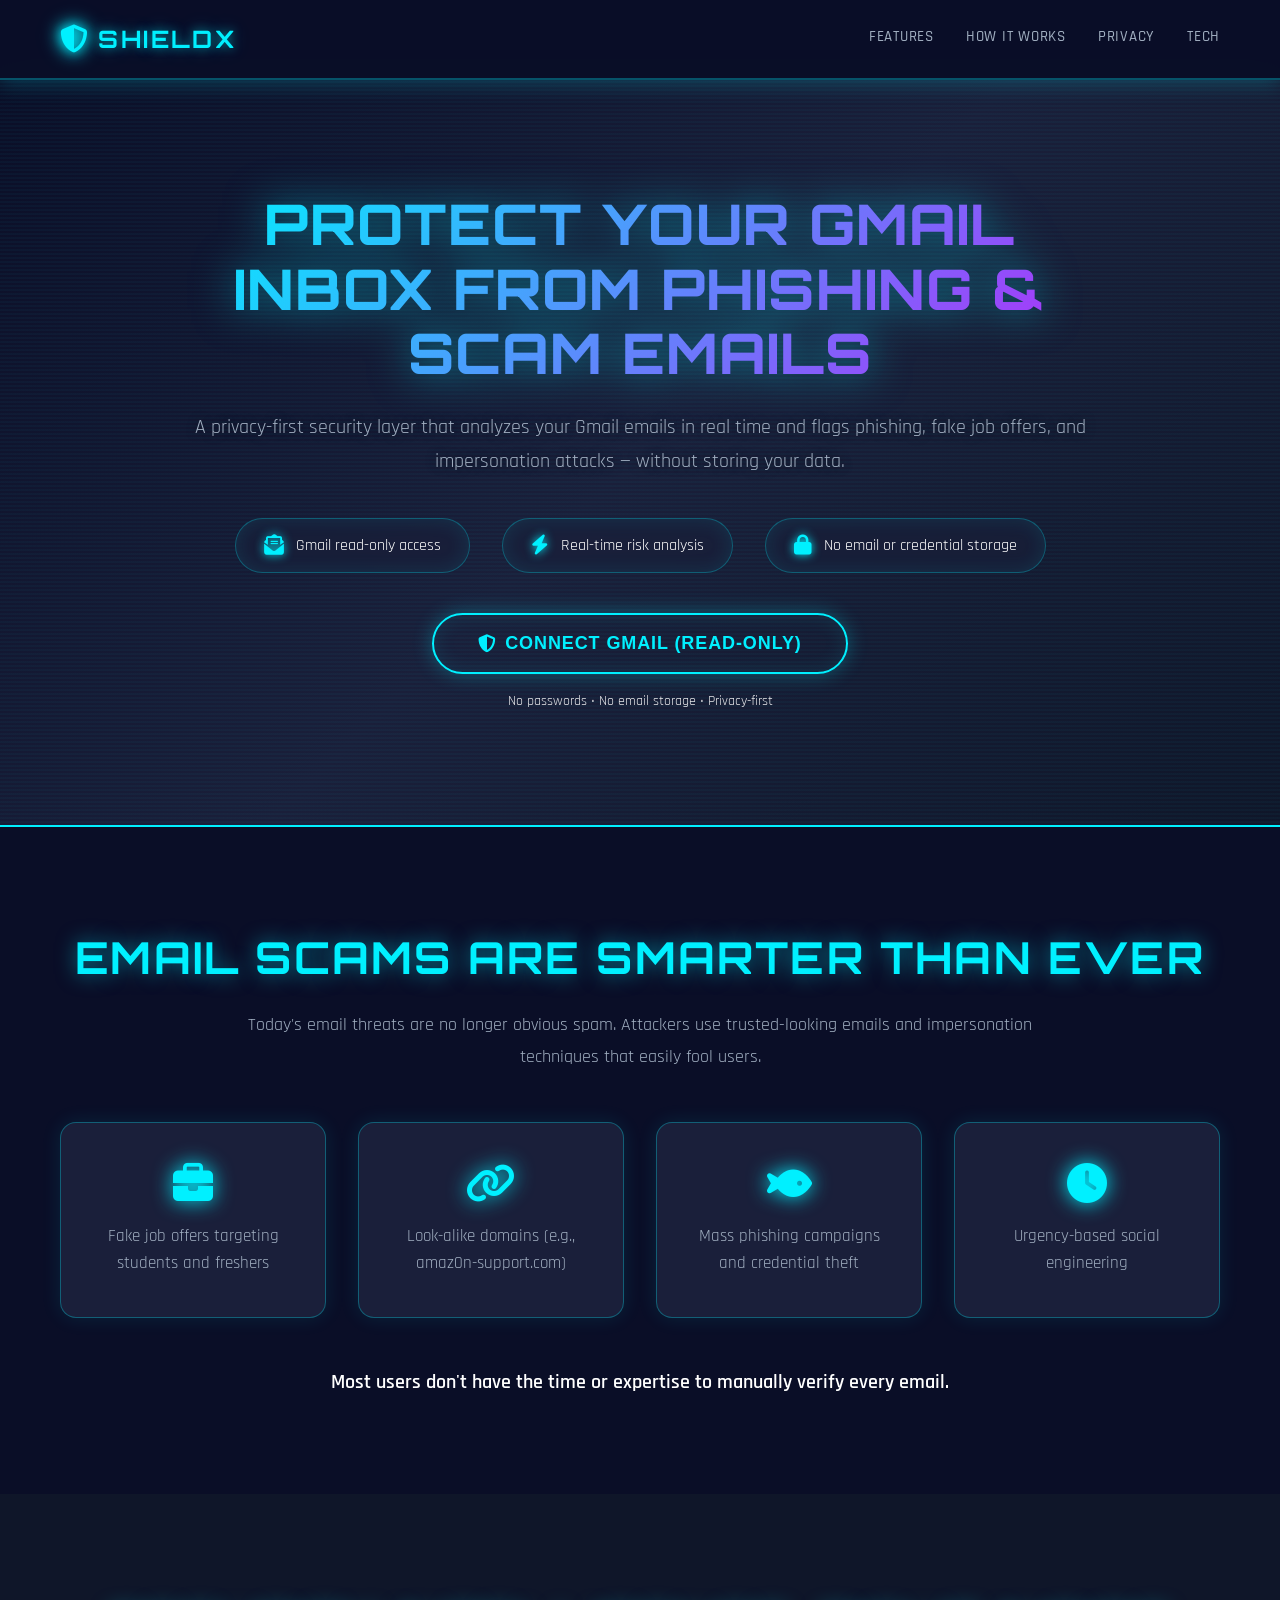
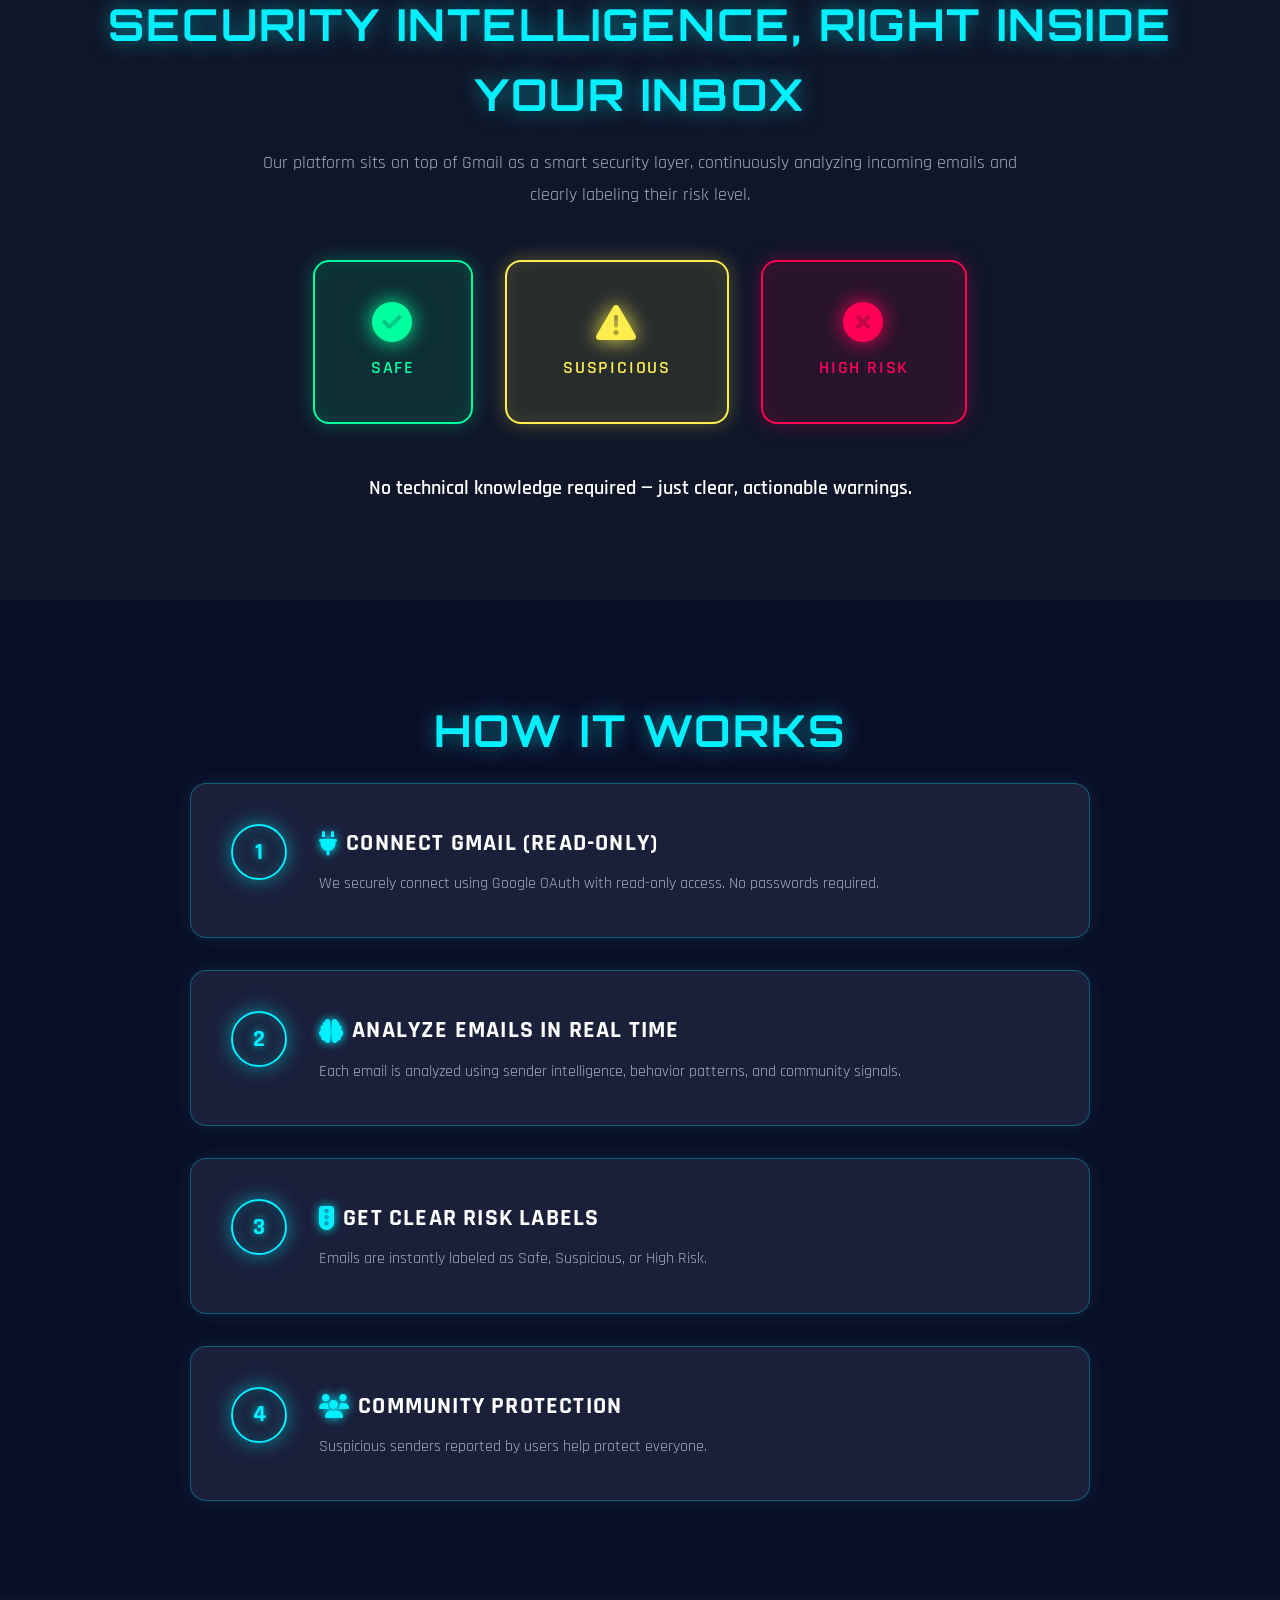
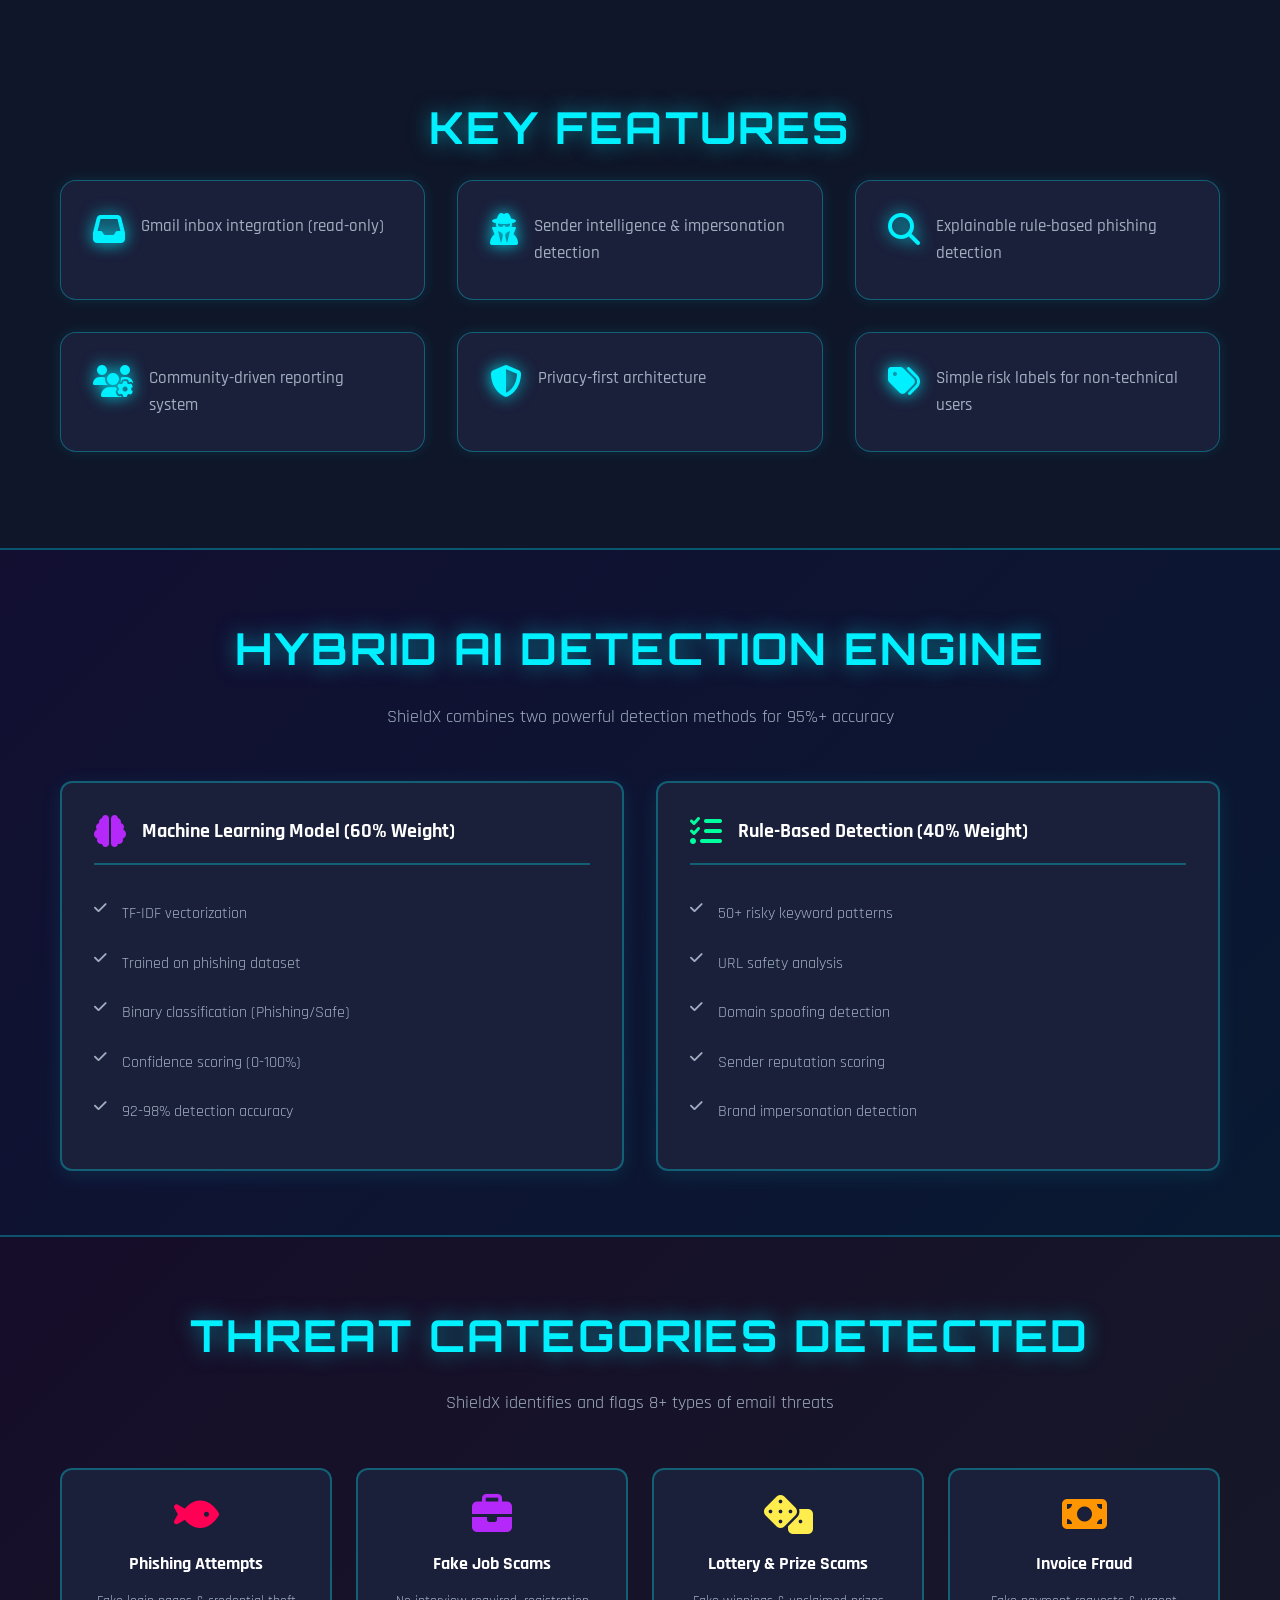
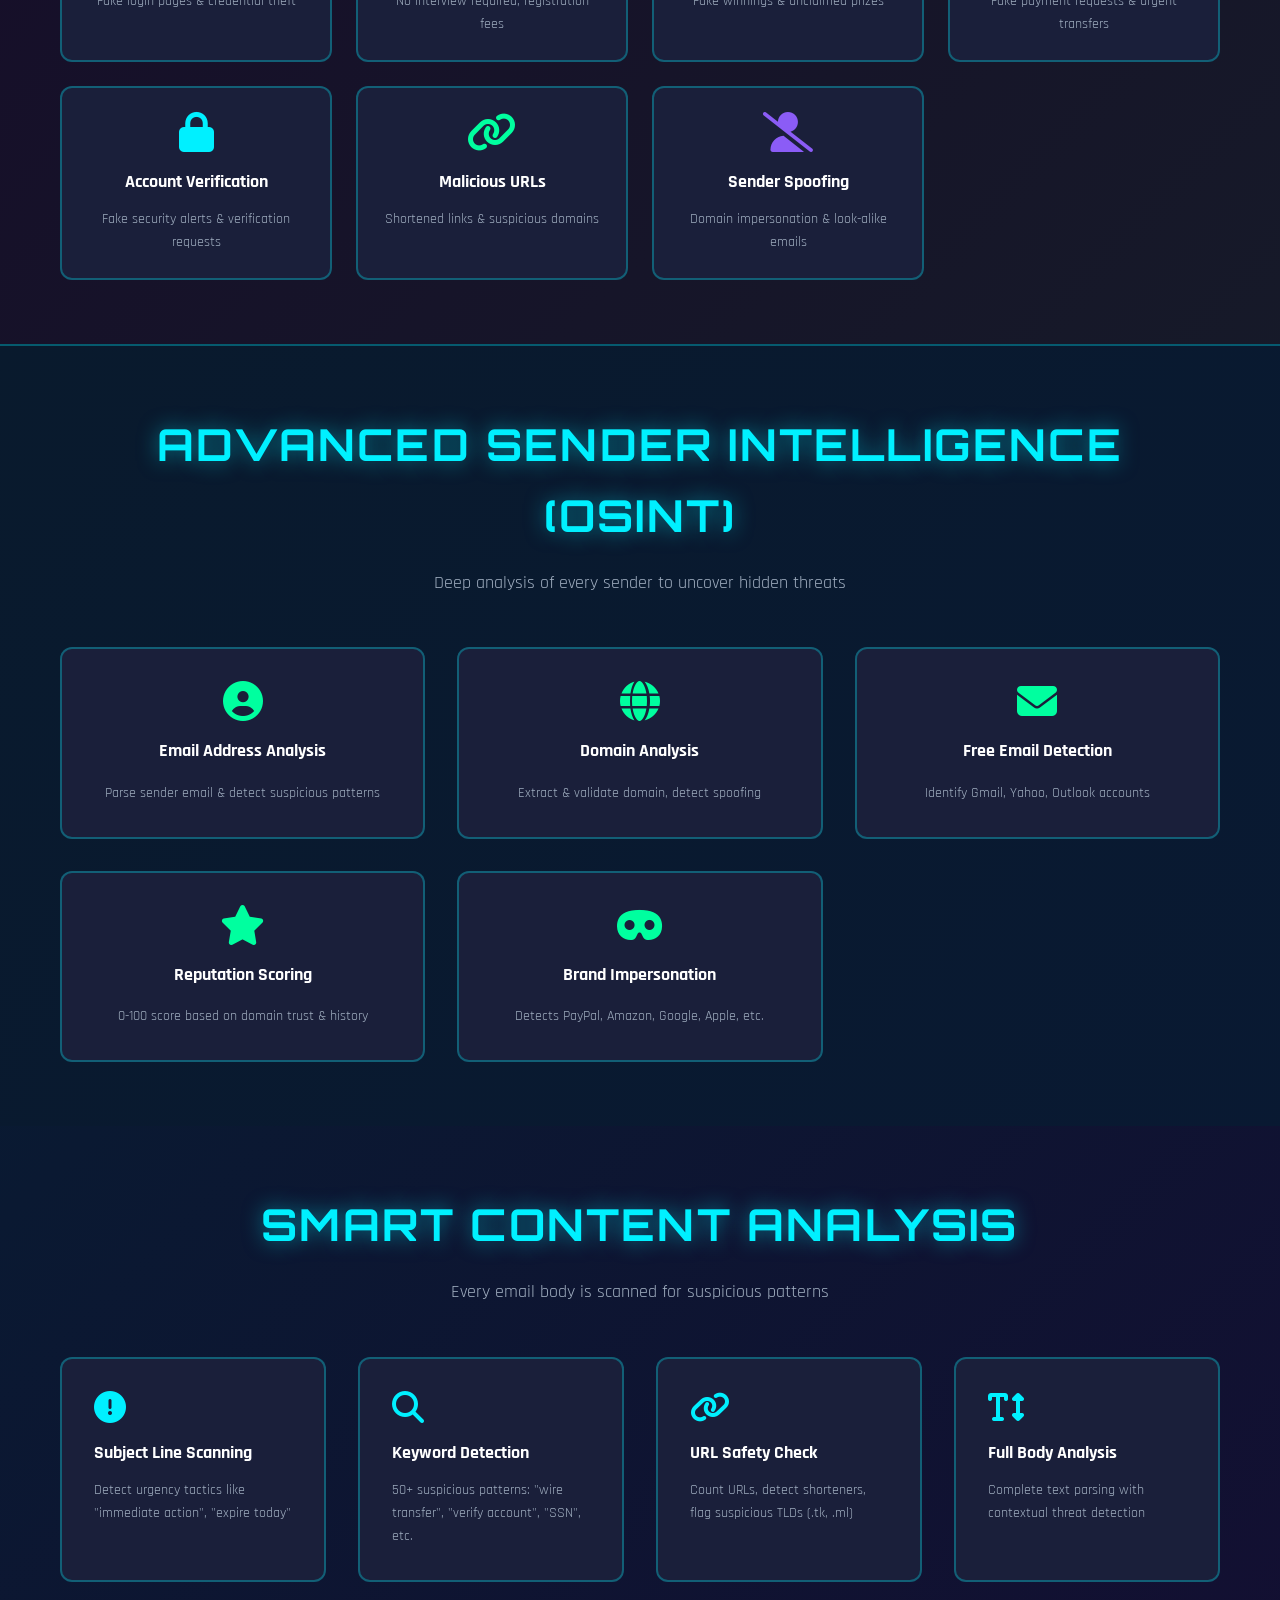
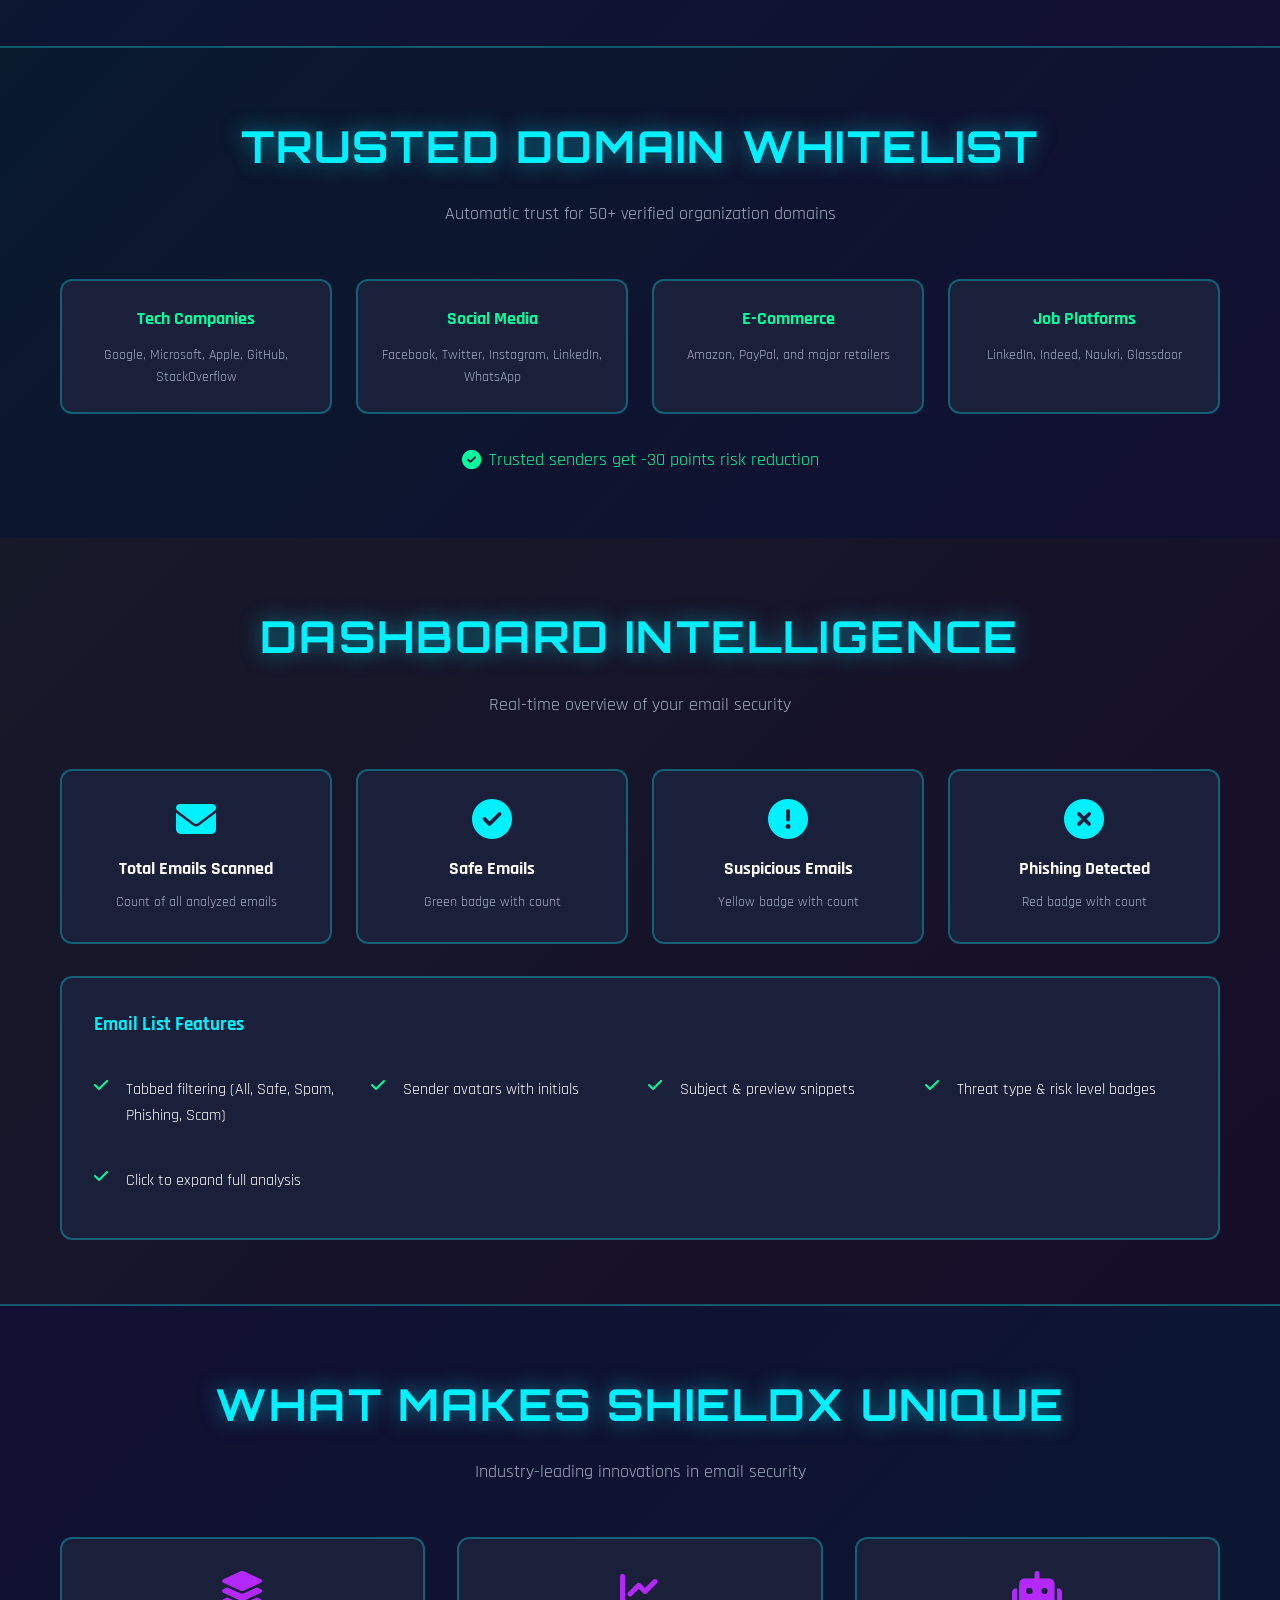
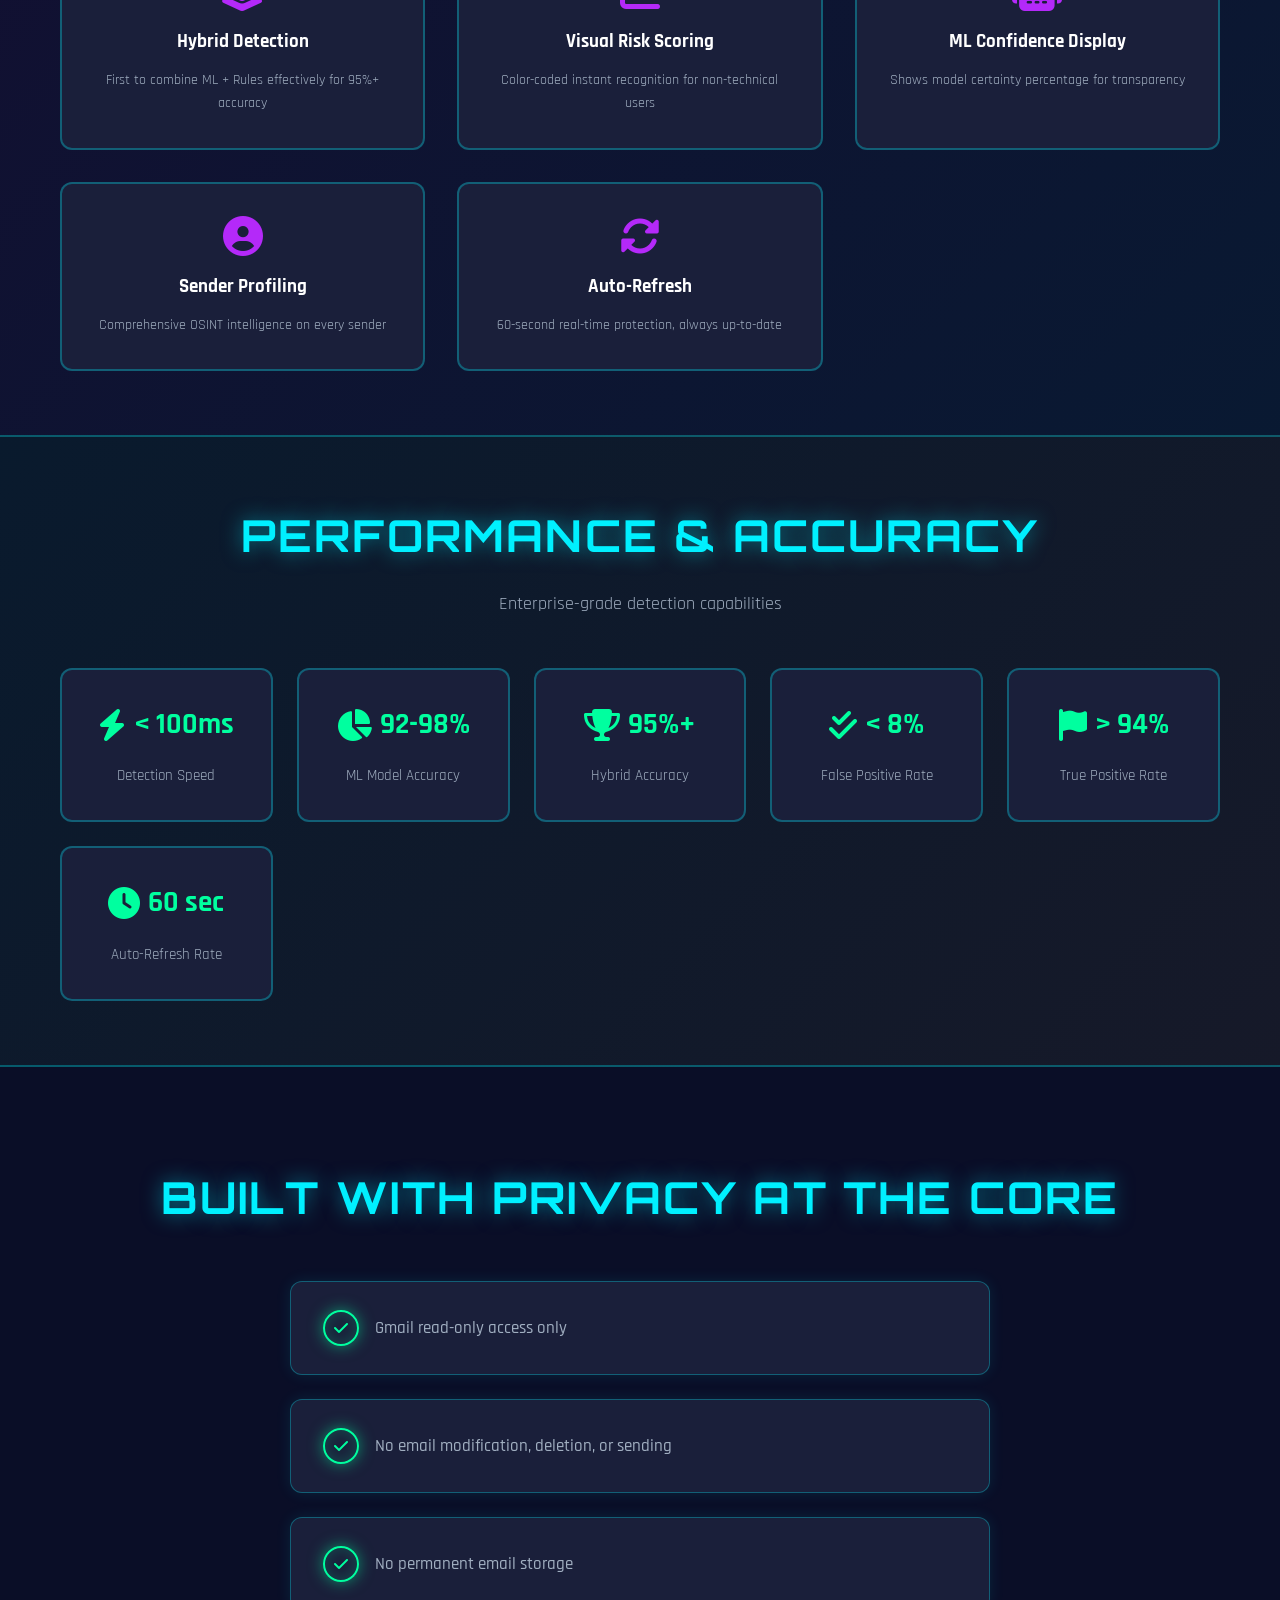
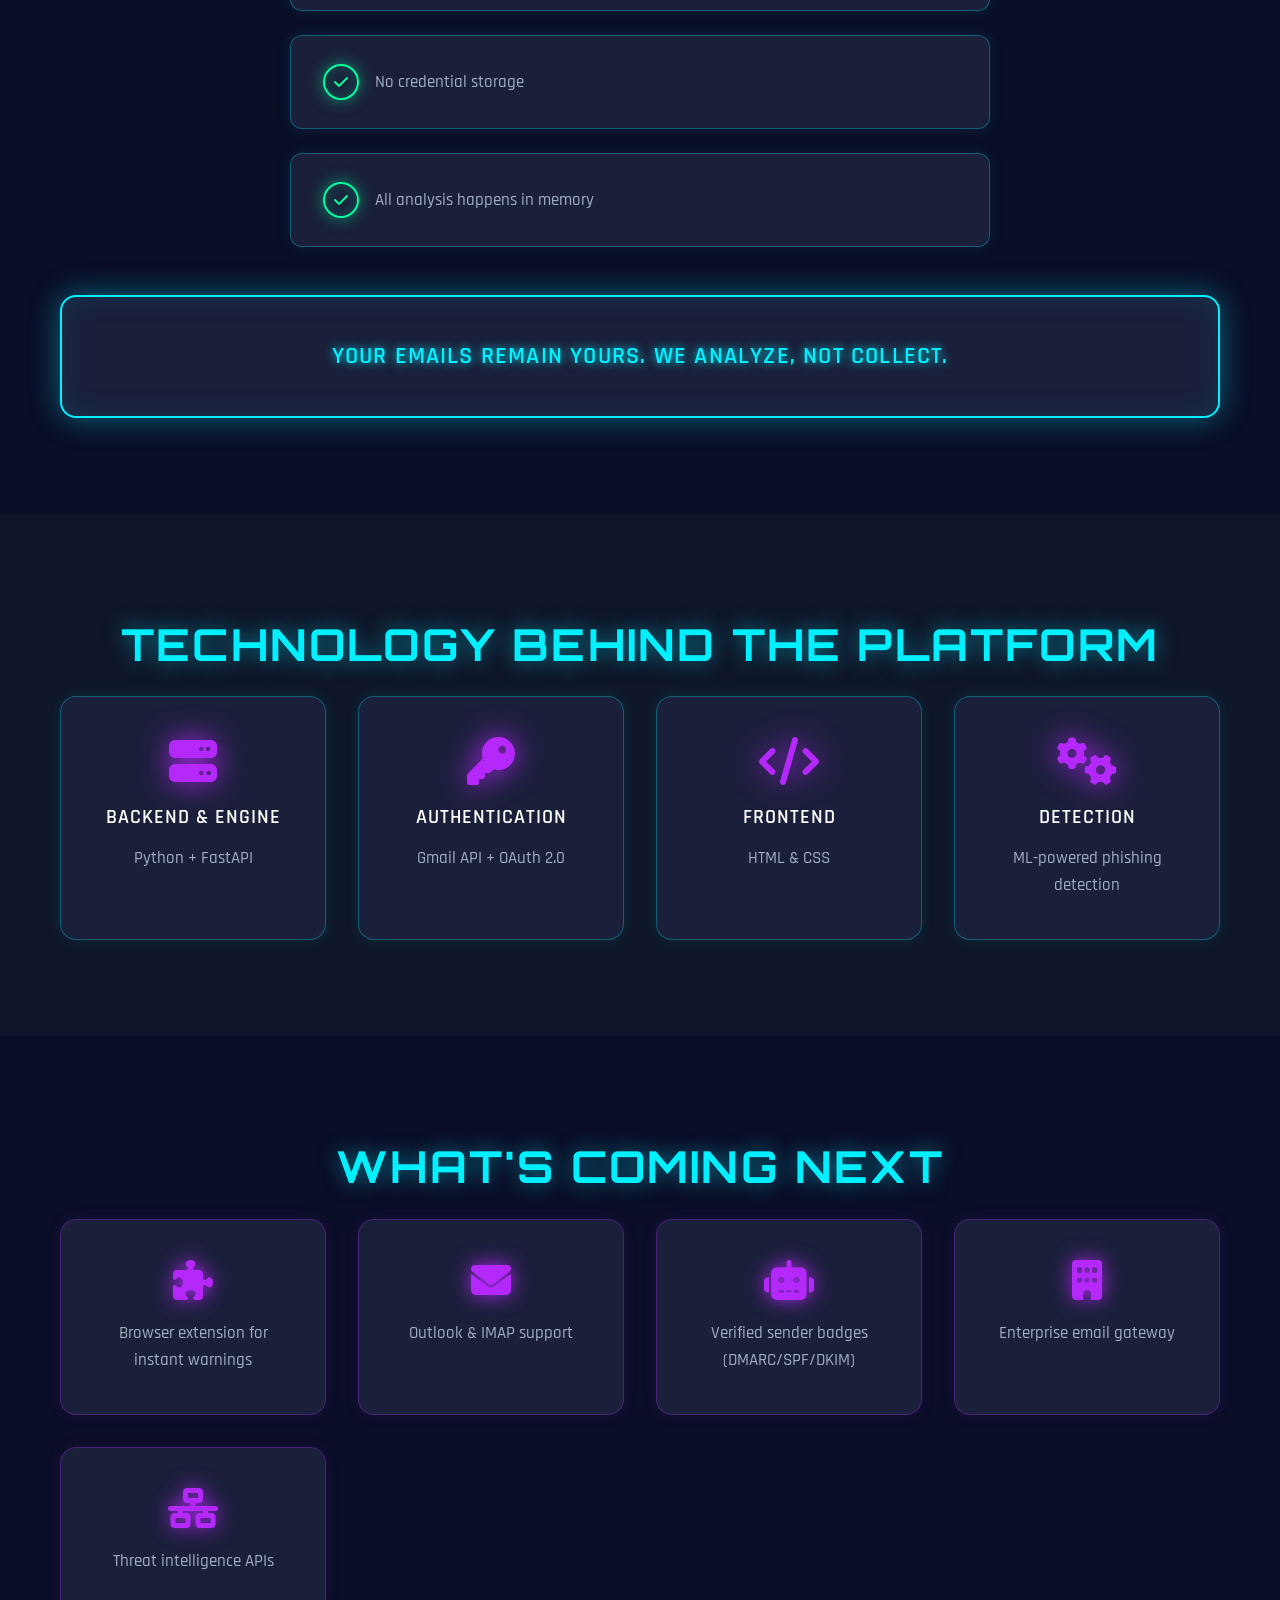
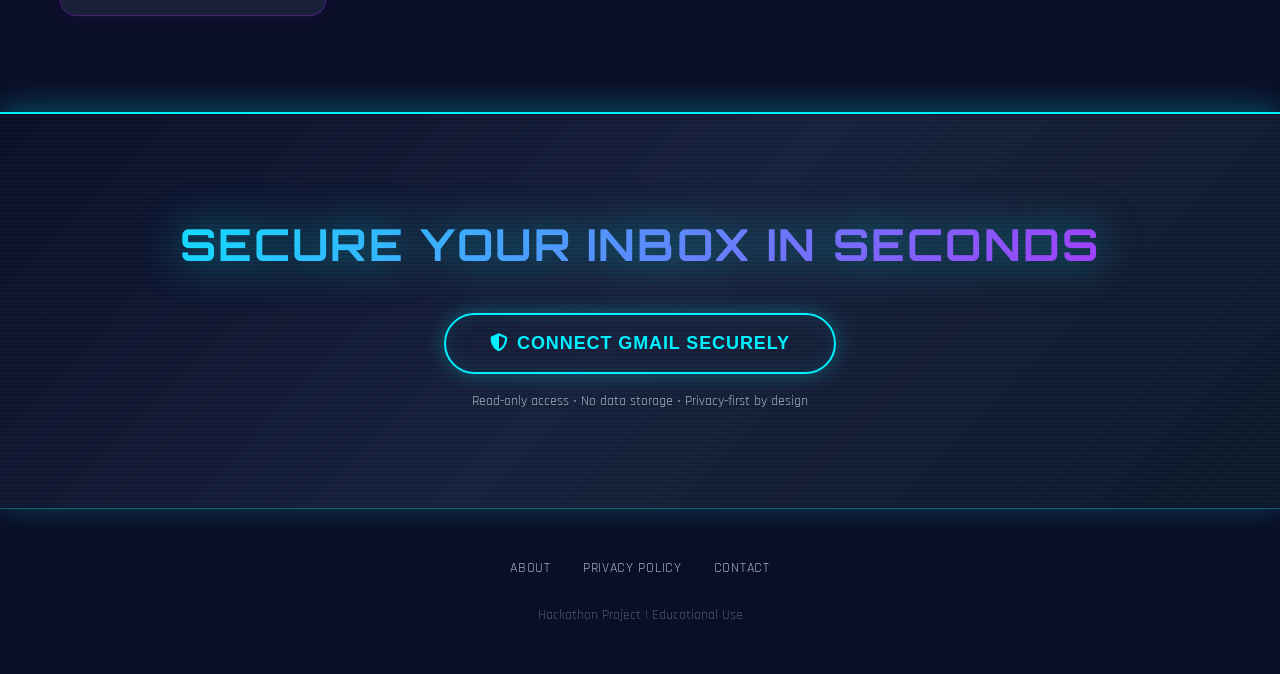
<file: Landing/index.html>
<!DOCTYPE html>
<html lang="en">
<head>
    <meta charset="UTF-8">
    <meta name="viewport" content="width=device-width, initial-scale=1.0">
    <title>ShieldX - Protect Your Gmail from Phishing & Scams</title>
    <link rel="preconnect" href="https://fonts.googleapis.com">
    <link rel="preconnect" href="https://fonts.gstatic.com" crossorigin>
    <link href="https://fonts.googleapis.com/css2?family=Orbitron:wght@400;500;600;700;800;900&family=Rajdhani:wght@300;400;500;600;700&display=swap" rel="stylesheet">
    <link rel="stylesheet" href="https://cdnjs.cloudflare.com/ajax/libs/font-awesome/6.4.0/css/all.min.css">
    <link rel="stylesheet" href="styles.css">
</head>
<body>
    <!-- Navigation -->
    <nav class="navbar">
        <div class="container">
            <div class="logo"><i class="fas fa-shield-alt"></i> ShieldX</div>
            <div class="nav-links">
                <a href="#features">Features</a>
                <a href="#how-it-works">How It Works</a>
                <a href="#privacy">Privacy</a>
                <a href="#tech">Tech</a>
            </div>
        </div>
    </nav>

    <!-- 1. HERO SECTION -->
    <section class="hero">
        <div class="container">
            <div class="hero-content animate-on-scroll">
                <h1 class="hero-title">Protect Your Gmail Inbox from Phishing & Scam Emails</h1>
                <p class="hero-subtitle">A privacy-first security layer that analyzes your Gmail emails in real time and flags phishing, fake job offers, and impersonation attacks — without storing your data.</p>
                
                <div class="hero-highlights">
                    <div class="highlight-item">
                        <i class="fas fa-envelope-open-text highlight-icon"></i>
                        <span>Gmail read-only access</span>
                    </div>
                    <div class="highlight-item">
                        <i class="fas fa-bolt highlight-icon"></i>
                        <span>Real-time risk analysis</span>
                    </div>
                    <div class="highlight-item">
                        <i class="fas fa-lock highlight-icon"></i>
                        <span>No email or credential storage</span>
                    </div>
                </div>

                <button class="cta-primary"><i class="fas fa-shield-alt"></i> Connect Gmail (Read-Only)</button>
                <p class="hero-trust">No passwords • No email storage • Privacy-first</p>
            </div>
        </div>
    </section>

    <!-- 2. PROBLEM SECTION -->
    <section class="problem-section">
        <div class="container">
            <h2 class="section-title animate-on-scroll">Email Scams Are Smarter Than Ever</h2>
            <p class="section-text animate-on-scroll">Today's email threats are no longer obvious spam. Attackers use trusted-looking emails and impersonation techniques that easily fool users.</p>
            
            <div class="pain-points">
                <div class="pain-point animate-on-scroll">
                    <i class="fas fa-briefcase pain-icon"></i>
                    <p>Fake job offers targeting students and freshers</p>
                </div>
                <div class="pain-point animate-on-scroll">
                    <i class="fas fa-link pain-icon"></i>
                    <p>Look-alike domains (e.g., amaz0n-support.com)</p>
                </div>
                <div class="pain-point animate-on-scroll">
                    <i class="fas fa-fish pain-icon"></i>
                    <p>Mass phishing campaigns and credential theft</p>
                </div>
                <div class="pain-point animate-on-scroll">
                    <i class="fas fa-clock pain-icon"></i>
                    <p>Urgency-based social engineering</p>
                </div>
            </div>

            <p class="closing-line animate-on-scroll">Most users don't have the time or expertise to manually verify every email.</p>
        </div>
    </section>

    <!-- 3. SOLUTION SECTION -->
    <section class="solution-section">
        <div class="container">
            <h2 class="section-title animate-on-scroll">Security Intelligence, Right Inside Your Inbox</h2>
            <p class="section-text animate-on-scroll">Our platform sits on top of Gmail as a smart security layer, continuously analyzing incoming emails and clearly labeling their risk level.</p>
            
            <div class="risk-badges">
                <div class="badge safe animate-on-scroll">
                    <i class="fas fa-check-circle badge-icon"></i>
                    <span class="badge-label">Safe</span>
                </div>
                <div class="badge suspicious animate-on-scroll">
                    <i class="fas fa-exclamation-triangle badge-icon"></i>
                    <span class="badge-label">Suspicious</span>
                </div>
                <div class="badge high-risk animate-on-scroll">
                    <i class="fas fa-times-circle badge-icon"></i>
                    <span class="badge-label">High Risk</span>
                </div>
            </div>

            <p class="one-liner">No technical knowledge required — just clear, actionable warnings.</p>
        </div>
    </section>

    <!-- 4. HOW IT WORKS -->
    <section id="how-it-works" class="how-it-works">
        <div class="container">
            <h2 class="section-title animate-on-scroll">How It Works</h2>
            
            <div class="steps">
                <div class="step animate-on-scroll">
                    <div class="step-number">1</div>
                    <div class="step-content">
                        <h3><i class="fas fa-plug"></i> Connect Gmail (Read-Only)</h3>
                        <p>We securely connect using Google OAuth with read-only access. No passwords required.</p>
                    </div>
                </div>

                <div class="step animate-on-scroll">
                    <div class="step-number">2</div>
                    <div class="step-content">
                        <h3><i class="fas fa-brain"></i> Analyze Emails in Real Time</h3>
                        <p>Each email is analyzed using sender intelligence, behavior patterns, and community signals.</p>
                    </div>
                </div>

                <div class="step animate-on-scroll">
                    <div class="step-number">3</div>
                    <div class="step-content">
                        <h3><i class="fas fa-traffic-light"></i> Get Clear Risk Labels</h3>
                        <p>Emails are instantly labeled as Safe, Suspicious, or High Risk.</p>
                    </div>
                </div>

                <div class="step animate-on-scroll">
                    <div class="step-number">4</div>
                    <div class="step-content">
                        <h3><i class="fas fa-users"></i> Community Protection</h3>
                        <p>Suspicious senders reported by users help protect everyone.</p>
                    </div>
                </div>
            </div>
        </div>
    </section>

    <!-- 5. KEY FEATURES -->
    <section id="features" class="features-section">
        <div class="container">
            <h2 class="section-title animate-on-scroll">Key Features</h2>
            
            <div class="features-grid">
                <div class="feature animate-on-scroll">
                    <i class="fas fa-inbox feature-icon"></i>
                    <p>Gmail inbox integration (read-only)</p>
                </div>
                <div class="feature animate-on-scroll">
                    <i class="fas fa-user-secret feature-icon"></i>
                    <p>Sender intelligence & impersonation detection</p>
                </div>
                <div class="feature animate-on-scroll">
                    <i class="fas fa-search feature-icon"></i>
                    <p>Explainable rule-based phishing detection</p>
                </div>
                <div class="feature animate-on-scroll">
                    <i class="fas fa-users-cog feature-icon"></i>
                    <p>Community-driven reporting system</p>
                </div>
                <div class="feature animate-on-scroll">
                    <i class="fas fa-shield-alt feature-icon"></i>
                    <p>Privacy-first architecture</p>
                </div>
                <div class="feature animate-on-scroll">
                    <i class="fas fa-tags feature-icon"></i>
                    <p>Simple risk labels for non-technical users</p>
                </div>
            </div>
        </div>
    </section>

    <!-- 5A. HYBRID AI DETECTION ENGINE -->
    <section class="detection-engine">
        <div class="container">
            <h2 class="section-title animate-on-scroll">Hybrid AI Detection Engine</h2>
            <p class="section-text animate-on-scroll">ShieldX combines two powerful detection methods for 95%+ accuracy</p>
            
            <div class="engine-grid">
                <div class="engine-card animate-on-scroll">
                    <div class="engine-header ml-section">
                        <i class="fas fa-brain engine-icon"></i>
                        <h3>Machine Learning Model (60% Weight)</h3>
                    </div>
                    <ul class="engine-list">
                        <li><i class="fas fa-check"></i> TF-IDF vectorization</li>
                        <li><i class="fas fa-check"></i> Trained on phishing dataset</li>
                        <li><i class="fas fa-check"></i> Binary classification (Phishing/Safe)</li>
                        <li><i class="fas fa-check"></i> Confidence scoring (0-100%)</li>
                        <li><i class="fas fa-check"></i> 92-98% detection accuracy</li>
                    </ul>
                </div>
                <div class="engine-card animate-on-scroll">
                    <div class="engine-header rule-section">
                        <i class="fas fa-list-check engine-icon"></i>
                        <h3>Rule-Based Detection (40% Weight)</h3>
                    </div>
                    <ul class="engine-list">
                        <li><i class="fas fa-check"></i> 50+ risky keyword patterns</li>
                        <li><i class="fas fa-check"></i> URL safety analysis</li>
                        <li><i class="fas fa-check"></i> Domain spoofing detection</li>
                        <li><i class="fas fa-check"></i> Sender reputation scoring</li>
                        <li><i class="fas fa-check"></i> Brand impersonation detection</li>
                    </ul>
                </div>
            </div>
        </div>
    </section>

    <!-- 5B. THREAT DETECTION CATEGORIES -->
    <section class="threat-categories">
        <div class="container">
            <h2 class="section-title animate-on-scroll">Threat Categories Detected</h2>
            <p class="section-text animate-on-scroll">ShieldX identifies and flags 8+ types of email threats</p>
            
            <div class="threat-grid">
                <div class="threat-item animate-on-scroll">
                    <i class="fas fa-fish threat-icon phishing-icon"></i>
                    <h4>Phishing Attempts</h4>
                    <p>Fake login pages & credential theft</p>
                </div>
                <div class="threat-item animate-on-scroll">
                    <i class="fas fa-briefcase threat-icon job-icon"></i>
                    <h4>Fake Job Scams</h4>
                    <p>No interview required, registration fees</p>
                </div>
                <div class="threat-item animate-on-scroll">
                    <i class="fas fa-dice threat-icon lottery-icon"></i>
                    <h4>Lottery & Prize Scams</h4>
                    <p>Fake winnings & unclaimed prizes</p>
                </div>
                <div class="threat-item animate-on-scroll">
                    <i class="fas fa-money-bill threat-icon invoice-icon"></i>
                    <h4>Invoice Fraud</h4>
                    <p>Fake payment requests & urgent transfers</p>
                </div>
                <div class="threat-item animate-on-scroll">
                    <i class="fas fa-lock threat-icon verification-icon"></i>
                    <h4>Account Verification</h4>
                    <p>Fake security alerts & verification requests</p>
                </div>
                <div class="threat-item animate-on-scroll">
                    <i class="fas fa-link threat-icon malicious-icon"></i>
                    <h4>Malicious URLs</h4>
                    <p>Shortened links & suspicious domains</p>
                </div>
                <div class="threat-item animate-on-scroll">
                    <i class="fas fa-user-slash threat-icon spoofing-icon"></i>
                    <h4>Sender Spoofing</h4>
                    <p>Domain impersonation & look-alike emails</p>
                </div>
            </div>
        </div>
    </section>

    <!-- 5C. SENDER INTELLIGENCE OSINT -->
    <section class="sender-intelligence">
        <div class="container">
            <h2 class="section-title animate-on-scroll">Advanced Sender Intelligence (OSINT)</h2>
            <p class="section-text animate-on-scroll">Deep analysis of every sender to uncover hidden threats</p>
            
            <div class="osint-features">
                <div class="osint-card animate-on-scroll">
                    <i class="fas fa-user-circle osint-icon"></i>
                    <h4>Email Address Analysis</h4>
                    <p>Parse sender email & detect suspicious patterns</p>
                </div>
                <div class="osint-card animate-on-scroll">
                    <i class="fas fa-globe osint-icon"></i>
                    <h4>Domain Analysis</h4>
                    <p>Extract & validate domain, detect spoofing</p>
                </div>
                <div class="osint-card animate-on-scroll">
                    <i class="fas fa-envelope osint-icon"></i>
                    <h4>Free Email Detection</h4>
                    <p>Identify Gmail, Yahoo, Outlook accounts</p>
                </div>
                <div class="osint-card animate-on-scroll">
                    <i class="fas fa-star osint-icon"></i>
                    <h4>Reputation Scoring</h4>
                    <p>0-100 score based on domain trust & history</p>
                </div>
                <div class="osint-card animate-on-scroll">
                    <i class="fas fa-mask osint-icon"></i>
                    <h4>Brand Impersonation</h4>
                    <p>Detects PayPal, Amazon, Google, Apple, etc.</p>
                </div>
            </div>
        </div>
    </section>

    <!-- 5D. CONTENT ANALYSIS -->
    <section class="content-analysis">
        <div class="container">
            <h2 class="section-title animate-on-scroll">Smart Content Analysis</h2>
            <p class="section-text animate-on-scroll">Every email body is scanned for suspicious patterns</p>
            
            <div class="analysis-items">
                <div class="analysis-item animate-on-scroll">
                    <i class="fas fa-exclamation-circle analysis-icon"></i>
                    <h4>Subject Line Scanning</h4>
                    <p>Detect urgency tactics like "immediate action", "expire today"</p>
                </div>
                <div class="analysis-item animate-on-scroll">
                    <i class="fas fa-magnifying-glass analysis-icon"></i>
                    <h4>Keyword Detection</h4>
                    <p>50+ suspicious patterns: "wire transfer", "verify account", "SSN", etc.</p>
                </div>
                <div class="analysis-item animate-on-scroll">
                    <i class="fas fa-link analysis-icon"></i>
                    <h4>URL Safety Check</h4>
                    <p>Count URLs, detect shorteners, flag suspicious TLDs (.tk, .ml)</p>
                </div>
                <div class="analysis-item animate-on-scroll">
                    <i class="fas fa-text-height analysis-icon"></i>
                    <h4>Full Body Analysis</h4>
                    <p>Complete text parsing with contextual threat detection</p>
                </div>
            </div>
        </div>
    </section>

    <!-- 5E. TRUSTED DOMAIN WHITELIST -->
    <section class="trusted-domains">
        <div class="container">
            <h2 class="section-title animate-on-scroll">Trusted Domain Whitelist</h2>
            <p class="section-text animate-on-scroll">Automatic trust for 50+ verified organization domains</p>
            
            <div class="whitelist-grid">
                <div class="whitelist-category animate-on-scroll">
                    <h4>Tech Companies</h4>
                    <p>Google, Microsoft, Apple, GitHub, StackOverflow</p>
                </div>
                <div class="whitelist-category animate-on-scroll">
                    <h4>Social Media</h4>
                    <p>Facebook, Twitter, Instagram, LinkedIn, WhatsApp</p>
                </div>
                <div class="whitelist-category animate-on-scroll">
                    <h4>E-Commerce</h4>
                    <p>Amazon, PayPal, and major retailers</p>
                </div>
                <div class="whitelist-category animate-on-scroll">
                    <h4>Job Platforms</h4>
                    <p>LinkedIn, Indeed, Naukri, Glassdoor</p>
                </div>
            </div>

            <p class="whitelist-note animate-on-scroll"><i class="fas fa-check-circle"></i> Trusted senders get -30 points risk reduction</p>
        </div>
    </section>

    <!-- 5F. DASHBOARD INTELLIGENCE -->
    <section class="dashboard-stats">
        <div class="container">
            <h2 class="section-title animate-on-scroll">Dashboard Intelligence</h2>
            <p class="section-text animate-on-scroll">Real-time overview of your email security</p>
            
            <div class="stats-showcase">
                <div class="stat-card animate-on-scroll">
                    <i class="fas fa-envelope stat-icon"></i>
                    <h4>Total Emails Scanned</h4>
                    <p>Count of all analyzed emails</p>
                </div>
                <div class="stat-card animate-on-scroll">
                    <i class="fas fa-check-circle stat-icon safe"></i>
                    <h4>Safe Emails</h4>
                    <p>Green badge with count</p>
                </div>
                <div class="stat-card animate-on-scroll">
                    <i class="fas fa-exclamation-circle stat-icon warning"></i>
                    <h4>Suspicious Emails</h4>
                    <p>Yellow badge with count</p>
                </div>
                <div class="stat-card animate-on-scroll">
                    <i class="fas fa-times-circle stat-icon danger"></i>
                    <h4>Phishing Detected</h4>
                    <p>Red badge with count</p>
                </div>
            </div>

            <div class="features-highlight animate-on-scroll">
                <h4>Email List Features</h4>
                <ul>
                    <li><i class="fas fa-check"></i> Tabbed filtering (All, Safe, Spam, Phishing, Scam)</li>
                    <li><i class="fas fa-check"></i> Sender avatars with initials</li>
                    <li><i class="fas fa-check"></i> Subject & preview snippets</li>
                    <li><i class="fas fa-check"></i> Threat type & risk level badges</li>
                    <li><i class="fas fa-check"></i> Click to expand full analysis</li>
                </ul>
            </div>
        </div>
    </section>

    <!-- 5G. UNIQUE INNOVATIONS -->
    <section class="innovations">
        <div class="container">
            <h2 class="section-title animate-on-scroll">What Makes ShieldX Unique</h2>
            <p class="section-text animate-on-scroll">Industry-leading innovations in email security</p>
            
            <div class="innovation-cards">
                <div class="innovation-card animate-on-scroll">
                    <i class="fas fa-layer-group innovation-icon"></i>
                    <h4>Hybrid Detection</h4>
                    <p>First to combine ML + Rules effectively for 95%+ accuracy</p>
                </div>
                <div class="innovation-card animate-on-scroll">
                    <i class="fas fa-chart-line innovation-icon"></i>
                    <h4>Visual Risk Scoring</h4>
                    <p>Color-coded instant recognition for non-technical users</p>
                </div>
                <div class="innovation-card animate-on-scroll">
                    <i class="fas fa-robot innovation-icon"></i>
                    <h4>ML Confidence Display</h4>
                    <p>Shows model certainty percentage for transparency</p>
                </div>
                <div class="innovation-card animate-on-scroll">
                    <i class="fas fa-user-circle innovation-icon"></i>
                    <h4>Sender Profiling</h4>
                    <p>Comprehensive OSINT intelligence on every sender</p>
                </div>
                <div class="innovation-card animate-on-scroll">
                    <i class="fas fa-sync-alt innovation-icon"></i>
                    <h4>Auto-Refresh</h4>
                    <p>60-second real-time protection, always up-to-date</p>
                </div>
            </div>
        </div>
    </section>

    <!-- 5H. PERFORMANCE METRICS -->
    <section class="performance-metrics">
        <div class="container">
            <h2 class="section-title animate-on-scroll">Performance & Accuracy</h2>
            <p class="section-text animate-on-scroll">Enterprise-grade detection capabilities</p>
            
            <div class="metrics-grid">
                <div class="metric-box animate-on-scroll">
                    <div class="metric-value">
                        <i class="fas fa-bolt metric-icon"></i>
                        &lt; 100ms
                    </div>
                    <p class="metric-label">Detection Speed</p>
                </div>
                <div class="metric-box animate-on-scroll">
                    <div class="metric-value">
                        <i class="fas fa-chart-pie metric-icon"></i>
                        92-98%
                    </div>
                    <p class="metric-label">ML Model Accuracy</p>
                </div>
                <div class="metric-box animate-on-scroll">
                    <div class="metric-value">
                        <i class="fas fa-trophy metric-icon"></i>
                        95%+
                    </div>
                    <p class="metric-label">Hybrid Accuracy</p>
                </div>
                <div class="metric-box animate-on-scroll">
                    <div class="metric-value">
                        <i class="fas fa-check-double metric-icon"></i>
                        &lt; 8%
                    </div>
                    <p class="metric-label">False Positive Rate</p>
                </div>
                <div class="metric-box animate-on-scroll">
                    <div class="metric-value">
                        <i class="fas fa-flag metric-icon"></i>
                        &gt; 94%
                    </div>
                    <p class="metric-label">True Positive Rate</p>
                </div>
                <div class="metric-box animate-on-scroll">
                    <div class="metric-value">
                        <i class="fas fa-clock metric-icon"></i>
                        60 sec
                    </div>
                    <p class="metric-label">Auto-Refresh Rate</p>
                </div>
            </div>
        </div>
    </section>

    <!-- 6. PRIVACY & TRUST -->
    <section id="privacy" class="privacy-section">
        <div class="container">
            <h2 class="section-title animate-on-scroll">Built with Privacy at the Core</h2>
            
            <div class="trust-points">
                <div class="trust-point animate-on-scroll">
                    <i class="fas fa-check check-icon"></i>
                    <span>Gmail read-only access only</span>
                </div>
                <div class="trust-point animate-on-scroll">
                    <i class="fas fa-check check-icon"></i>
                    <span>No email modification, deletion, or sending</span>
                </div>
                <div class="trust-point animate-on-scroll">
                    <i class="fas fa-check check-icon"></i>
                    <span>No permanent email storage</span>
                </div>
                <div class="trust-point animate-on-scroll">
                    <i class="fas fa-check check-icon"></i>
                    <span>No credential storage</span>
                </div>
                <div class="trust-point animate-on-scroll">
                    <i class="fas fa-check check-icon"></i>
                    <span>All analysis happens in memory</span>
                </div>
            </div>

            <div class="highlight-box animate-on-scroll">
                <p>Your emails remain yours. We analyze, not collect.</p>
            </div>
        </div>
    </section>

    <!-- 7. TECH STACK -->
    <section id="tech" class="tech-section">
        <div class="container">
            <h2 class="section-title animate-on-scroll">Technology Behind the Platform</h2>
            
            <div class="tech-grid">
                <div class="tech-item animate-on-scroll">
                    <i class="fas fa-server tech-icon"></i>
                    <h3>Backend & Engine</h3>
                    <p>Python + FastAPI</p>
                </div>
                <div class="tech-item animate-on-scroll">
                    <i class="fas fa-key tech-icon"></i>
                    <h3>Authentication</h3>
                    <p>Gmail API + OAuth 2.0</p>
                </div>
                <div class="tech-item animate-on-scroll">
                    <i class="fas fa-code tech-icon"></i>
                    <h3>Frontend</h3>
                    <p>HTML & CSS</p>
                </div>
                <div class="tech-item animate-on-scroll">
                    <i class="fas fa-cogs tech-icon"></i>
                    <h3>Detection</h3>
                    <p>ML-powered phishing detection</p>
                </div>
            </div>
        </div>
    </section>

    <!-- 8. FUTURE ROADMAP -->
    <section class="roadmap-section">
        <div class="container">
            <h2 class="section-title animate-on-scroll">What's Coming Next</h2>
            
            <div class="roadmap-items">
                <div class="roadmap-item animate-on-scroll">
                    <i class="fas fa-puzzle-piece roadmap-icon"></i>
                    <p>Browser extension for instant warnings</p>
                </div>
                <div class="roadmap-item animate-on-scroll">
                    <i class="fas fa-envelope roadmap-icon"></i>
                    <p>Outlook & IMAP support</p>
                </div>
                <div class="roadmap-item animate-on-scroll">
                    <i class="fas fa-robot roadmap-icon"></i>
                    <p>Verified sender badges (DMARC/SPF/DKIM)</p>
                </div>
                <div class="roadmap-item animate-on-scroll">
                    <i class="fas fa-building roadmap-icon"></i>
                    <p>Enterprise email gateway</p>
                </div>
                <div class="roadmap-item animate-on-scroll">
                    <i class="fas fa-network-wired roadmap-icon"></i>
                    <p>Threat intelligence APIs</p>
                </div>
            </div>
        </div>
    </section>

    <!-- 9. FINAL CTA -->
    <section class="final-cta">
        <div class="container">
            <div class="animate-on-scroll">
                <h2 class="cta-title">Secure Your Inbox in Seconds</h2>
                <button class="cta-primary"><i class="fas fa-shield-alt"></i> Connect Gmail Securely</button>
                <p class="cta-trust">Read-only access • No data storage • Privacy-first by design</p>
            </div>
        </div>
    </section>

    <!-- 10. FOOTER -->
    <footer class="footer">
        <div class="container">
            <div class="footer-content">
                <div class="footer-links">
                    <a href="#about">About</a>
                    <a href="#privacy-policy">Privacy Policy</a>
                    <a href="#contact">Contact</a>
                </div>
                <p class="footer-text">Hackathon Project | Educational Use</p>
            </div>
        </div>
    </footer>

    <script src="script.js"></script>
</body>
</html>
</file>
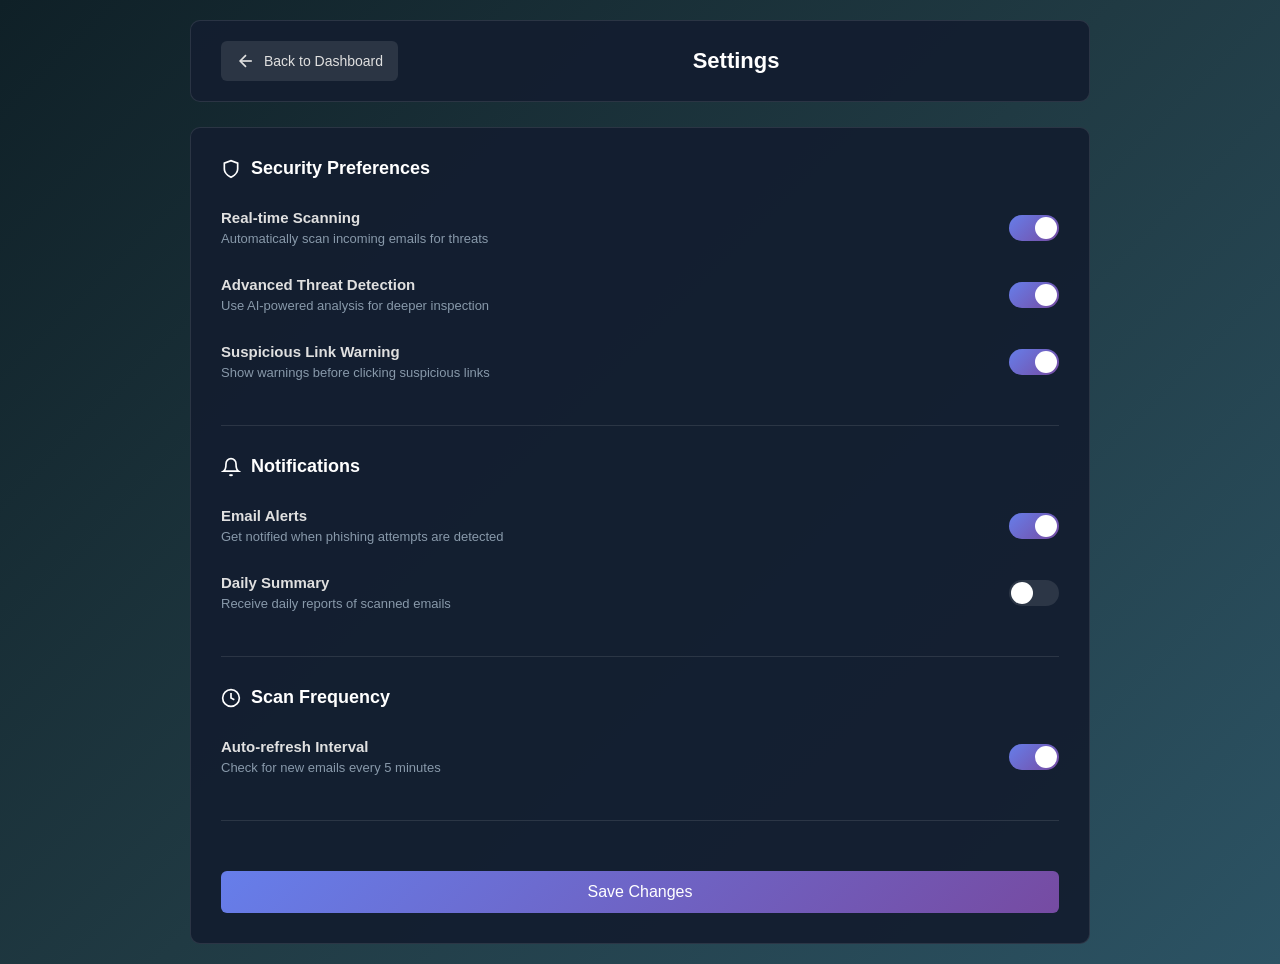
<file: phishguard/templates/settings.html>
<!DOCTYPE html>
<html>
<head>
    <meta charset="UTF-8">
    <meta name="viewport" content="width=device-width, initial-scale=1.0">
    <title>Settings - PhishGuard</title>
    <style>
        * {
            margin: 0;
            padding: 0;
            box-sizing: border-box;
        }
        
        body {
            font-family: 'Segoe UI', Tahoma, Geneva, Verdana, sans-serif;
            background: linear-gradient(135deg, #0f2027 0%, #203a43 50%, #2c5364 100%);
            color: #e0e0e0;
            min-height: 100vh;
            padding: 20px;
        }
        
        .container {
            max-width: 900px;
            margin: 0 auto;
        }
        
        .header {
            background: rgba(20, 30, 48, 0.95);
            padding: 20px 30px;
            border-radius: 10px;
            margin-bottom: 25px;
            border: 1px solid rgba(255, 255, 255, 0.1);
            display: flex;
            align-items: center;
            gap: 15px;
        }
        
        .back-btn {
            background: rgba(255, 255, 255, 0.1);
            border: none;
            color: #e0e0e0;
            padding: 10px 15px;
            border-radius: 6px;
            cursor: pointer;
            display: flex;
            align-items: center;
            gap: 8px;
            font-size: 14px;
            transition: background 0.3s;
        }
        
        .back-btn:hover {
            background: rgba(255, 255, 255, 0.15);
        }
        
        .settings-card {
            background: rgba(20, 30, 48, 0.95);
            border: 1px solid rgba(255, 255, 255, 0.1);
            border-radius: 10px;
            padding: 30px;
        }
        
        .settings-section {
            margin-bottom: 30px;
            padding-bottom: 30px;
            border-bottom: 1px solid rgba(255, 255, 255, 0.1);
        }
        
        .settings-section:last-child {
            border-bottom: none;
        }
        
        .settings-section h3 {
            color: #fff;
            font-size: 18px;
            margin-bottom: 15px;
            display: flex;
            align-items: center;
            gap: 10px;
        }
        
        .setting-item {
            display: flex;
            justify-content: space-between;
            align-items: center;
            padding: 15px 0;
        }
        
        .setting-info h4 {
            color: #e0e0e0;
            font-size: 15px;
            margin-bottom: 5px;
        }
        
        .setting-info p {
            color: #8899aa;
            font-size: 13px;
        }
        
        .toggle-switch {
            position: relative;
            width: 50px;
            height: 26px;
            background: rgba(255, 255, 255, 0.1);
            border-radius: 13px;
            cursor: pointer;
            transition: background 0.3s;
        }
        
        .toggle-switch.active {
            background: linear-gradient(135deg, #667eea 0%, #764ba2 100%);
        }
        
        .toggle-switch::after {
            content: '';
            position: absolute;
            width: 22px;
            height: 22px;
            background: white;
            border-radius: 50%;
            top: 2px;
            left: 2px;
            transition: transform 0.3s;
        }
        
        .toggle-switch.active::after {
            transform: translateX(24px);
        }
        
        .save-btn {
            background: linear-gradient(135deg, #667eea 0%, #764ba2 100%);
            color: white;
            padding: 12px 30px;
            border: none;
            border-radius: 6px;
            cursor: pointer;
            font-size: 16px;
            margin-top: 20px;
            transition: transform 0.2s;
            width: 100%;
        }
        
        .save-btn:hover {
            transform: translateY(-2px);
            box-shadow: 0 5px 15px rgba(102, 126, 234, 0.3);
        }
    </style>
</head>
<body>
    <div class="container">
        <div class="header">
            <button class="back-btn" onclick="window.location.href='/inbox'">
                <svg viewBox="0 0 24 24" fill="none" stroke="currentColor" stroke-width="2" width="20" height="20">
                    <line x1="19" y1="12" x2="5" y2="12"/>
                    <polyline points="12 19 5 12 12 5"/>
                </svg>
                Back to Dashboard
            </button>
            <h1 style="flex: 1; text-align: center; font-size: 22px; color: #fff;">Settings</h1>
        </div>
        
        <div class="settings-card">
            <div class="settings-section">
                <h3>
                    <svg viewBox="0 0 24 24" fill="none" stroke="currentColor" stroke-width="2" width="20" height="20">
                        <path d="M12 22s8-4 8-10V5l-8-3-8 3v7c0 6 8 10 8 10z"/>
                    </svg>
                    Security Preferences
                </h3>
                <div class="setting-item">
                    <div class="setting-info">
                        <h4>Real-time Scanning</h4>
                        <p>Automatically scan incoming emails for threats</p>
                    </div>
                    <div class="toggle-switch active" onclick="this.classList.toggle('active')"></div>
                </div>
                <div class="setting-item">
                    <div class="setting-info">
                        <h4>Advanced Threat Detection</h4>
                        <p>Use AI-powered analysis for deeper inspection</p>
                    </div>
                    <div class="toggle-switch active" onclick="this.classList.toggle('active')"></div>
                </div>
                <div class="setting-item">
                    <div class="setting-info">
                        <h4>Suspicious Link Warning</h4>
                        <p>Show warnings before clicking suspicious links</p>
                    </div>
                    <div class="toggle-switch active" onclick="this.classList.toggle('active')"></div>
                </div>
            </div>
            
            <div class="settings-section">
                <h3>
                    <svg viewBox="0 0 24 24" fill="none" stroke="currentColor" stroke-width="2" width="20" height="20">
                        <path d="M18 8A6 6 0 0 0 6 8c0 7-3 9-3 9h18s-3-2-3-9"/>
                        <path d="M13.73 21a2 2 0 0 1-3.46 0"/>
                    </svg>
                    Notifications
                </h3>
                <div class="setting-item">
                    <div class="setting-info">
                        <h4>Email Alerts</h4>
                        <p>Get notified when phishing attempts are detected</p>
                    </div>
                    <div class="toggle-switch active" onclick="this.classList.toggle('active')"></div>
                </div>
                <div class="setting-item">
                    <div class="setting-info">
                        <h4>Daily Summary</h4>
                        <p>Receive daily reports of scanned emails</p>
                    </div>
                    <div class="toggle-switch" onclick="this.classList.toggle('active')"></div>
                </div>
            </div>
            
            <div class="settings-section">
                <h3>
                    <svg viewBox="0 0 24 24" fill="none" stroke="currentColor" stroke-width="2" width="20" height="20">
                        <circle cx="12" cy="12" r="10"/>
                        <polyline points="12 6 12 12 16 14"/>
                    </svg>
                    Scan Frequency
                </h3>
                <div class="setting-item">
                    <div class="setting-info">
                        <h4>Auto-refresh Interval</h4>
                        <p>Check for new emails every 5 minutes</p>
                    </div>
                    <div class="toggle-switch active" onclick="this.classList.toggle('active')"></div>
                </div>
            </div>
            
            <button class="save-btn" onclick="saveSettings()">
                Save Changes
            </button>
        </div>
    </div>
    
    <script>
        function saveSettings() {
            // Show success notification
            const notification = document.createElement('div');
            notification.style.cssText = 'position: fixed; top: 20px; right: 20px; background: linear-gradient(135deg, #22c55e 0%, #16a34a 100%); color: white; padding: 15px 25px; border-radius: 8px; box-shadow: 0 10px 30px rgba(0,0,0,0.3); z-index: 3000;';
            notification.innerHTML = `
                <div style="display: flex; align-items: center; gap: 10px;">
                    <svg viewBox="0 0 24 24" fill="none" stroke="currentColor" stroke-width="2" width="20" height="20">
                        <polyline points="20 6 9 17 4 12"/>
                    </svg>
                    <strong>Settings Saved!</strong>
                </div>
            `;
            document.body.appendChild(notification);
            setTimeout(() => {
                notification.remove();
            }, 3000);
        }
    </script>
</body>
</html>
</file>
<file: Landing/styles.css>
/* Reset and Base Styles */
* {
    margin: 0;
    padding: 0;
    box-sizing: border-box;
}

:root {
    --cyber-bg: #0a0e27;
    --cyber-bg-light: #0f1629;
    --cyber-bg-card: #1a1f3a;
    --cyber-cyan: #00f0ff;
    --cyber-cyan-glow: #00f0ff;
    --cyber-purple: #b429f9;
    --cyber-pink: #ff006e;
    --cyber-green: #00ff9f;
    --cyber-yellow: #ffed4e;
    --cyber-red: #ff0055;
    --text-primary: #ffffff;
    --text-secondary: #a0aec0;
    --text-muted: #4a5568;
    --border-cyber: rgba(0, 240, 255, 0.3);
    --glow-cyan: 0 0 10px rgba(0, 240, 255, 0.5), 0 0 20px rgba(0, 240, 255, 0.3);
    --glow-purple: 0 0 10px rgba(180, 41, 249, 0.5), 0 0 20px rgba(180, 41, 249, 0.3);
    --glow-green: 0 0 10px rgba(0, 255, 159, 0.5), 0 0 20px rgba(0, 255, 159, 0.3);
}

body {
    font-family: 'Rajdhani', -apple-system, BlinkMacSystemFont, 'Segoe UI', Roboto, sans-serif;
    line-height: 1.6;
    color: var(--text-primary);
    overflow-x: hidden;
    background: var(--cyber-bg);
    -webkit-font-smoothing: antialiased;
    -moz-osx-font-smoothing: grayscale;
}

body::before {
    content: '';
    position: fixed;
    top: 0;
    left: 0;
    width: 100%;
    height: 100%;
    background: 
        linear-gradient(90deg, transparent 49.5%, rgba(0, 240, 255, 0.1) 49.5%, rgba(0, 240, 255, 0.1) 50.5%, transparent 50.5%),
        linear-gradient(0deg, transparent 49.5%, rgba(0, 240, 255, 0.1) 49.5%, rgba(0, 240, 255, 0.1) 50.5%, transparent 50.5%);
    background-size: 50px 50px;
    pointer-events: none;
    z-index: 0;
    opacity: 0.3;
}

/* Scroll Animation Styles */
.animate-on-scroll {
    opacity: 0;
    transform: translateY(30px);
    transition: opacity 0.6s ease-out, transform 0.6s ease-out;
}

.animate-on-scroll.animated {
    opacity: 1;
    transform: translateY(0);
}

.container {
    max-width: 1200px;
    margin: 0 auto;
    padding: 0 20px;
    position: relative;
    z-index: 1;
}

/* Navigation */
.navbar {
    background: rgba(10, 14, 39, 0.95);
    backdrop-filter: blur(10px);
    border-bottom: 2px solid var(--border-cyber);
    padding: 1.25rem 0;
    position: sticky;
    top: 0;
    z-index: 1000;
    box-shadow: 0 4px 20px rgba(0, 240, 255, 0.2);
}

.navbar .container {
    display: flex;
    justify-content: space-between;
    align-items: center;
}

.logo {
    font-size: 1.5rem;
    font-weight: 700;
    color: var(--cyber-cyan);
    display: flex;
    align-items: center;
    gap: 0.5rem;
    letter-spacing: 0.1em;
    text-transform: uppercase;
    text-shadow: var(--glow-cyan);
    font-family: 'Orbitron', sans-serif;
}

.logo i {
    font-size: 1.75rem;
    color: var(--cyber-cyan);
    filter: drop-shadow(0 0 8px var(--cyber-cyan));
    animation: glow-pulse 2s ease-in-out infinite;
}

.nav-links {
    display: flex;
    gap: 2rem;
}

.nav-links a {
    text-decoration: none;
    color: var(--text-secondary);
    font-weight: 500;
    transition: all 0.3s;
    position: relative;
    padding-bottom: 5px;
    font-size: 0.9375rem;
    letter-spacing: 0.05em;
    text-transform: uppercase;
}

.nav-links a::after {
    content: '';
    position: absolute;
    bottom: 0;
    left: 0;
    width: 0;
    height: 2px;
    background: var(--cyber-cyan);
    box-shadow: var(--glow-cyan);
    transition: width 0.3s ease;
}

.nav-links a:hover,
.nav-links a.active {
    color: var(--cyber-cyan);
    text-shadow: 0 0 10px var(--cyber-cyan);
}

.nav-links a:hover::after,
.nav-links a.active::after {
    width: 100%;
}

/* Hero Section */
.hero {
    background: linear-gradient(135deg, #0a0e27 0%, #1a1f3a 50%, #0f1629 100%);
    color: white;
    padding: 7rem 0;
    text-align: center;
    position: relative;
    overflow: hidden;
    border-bottom: 2px solid var(--cyber-cyan);
    box-shadow: 0 4px 30px rgba(0, 240, 255, 0.3);
}

.hero::before {
    content: '';
    position: absolute;
    top: 0;
    left: 0;
    right: 0;
    bottom: 0;
    background: 
        repeating-linear-gradient(
            0deg,
            transparent,
            transparent 2px,
            rgba(0, 240, 255, 0.03) 2px,
            rgba(0, 240, 255, 0.03) 4px
        );
    pointer-events: none;
    animation: scanlines 8s linear infinite;
}

@keyframes scanlines {
    0% { transform: translateY(0); }
    100% { transform: translateY(50px); }
}

@keyframes glow-pulse {
    0%, 100% { opacity: 1; }
    50% { opacity: 0.6; }
}

@keyframes float {
    0%, 100% { transform: translateY(0); }
    50% { transform: translateY(-10px); }
}

.hero-content {
    max-width: 900px;
    margin: 0 auto;
    position: relative;
    z-index: 1;
}

.hero-title {
    font-size: 3.5rem;
    font-weight: 800;
    margin-bottom: 1.5rem;
    line-height: 1.15;
    letter-spacing: 0.02em;
    text-transform: uppercase;
    background: linear-gradient(135deg, var(--cyber-cyan) 0%, var(--cyber-purple) 100%);
    -webkit-background-clip: text;
    -webkit-text-fill-color: transparent;
    background-clip: text;
    filter: drop-shadow(0 0 20px rgba(0, 240, 255, 0.5));
    font-family: 'Orbitron', sans-serif;
}

.hero-subtitle {
    font-size: 1.25rem;
    margin-bottom: 2.5rem;
    line-height: 1.7;
    font-weight: 400;
    color: var(--text-secondary);
    text-shadow: 0 0 10px rgba(0, 0, 0, 0.5);
}

.hero-highlights {
    display: flex;
    justify-content: center;
    gap: 2rem;
    margin-bottom: 2.5rem;
    flex-wrap: wrap;
}

.highlight-item {
    display: flex;
    align-items: center;
    gap: 0.75rem;
    background: rgba(26, 31, 58, 0.6);
    padding: 0.875rem 1.75rem;
    border-radius: 50px;
    backdrop-filter: blur(10px);
    border: 1px solid var(--border-cyber);
    transition: all 0.3s;
    box-shadow: inset 0 0 20px rgba(0, 240, 255, 0.1);
}

.highlight-item:hover {
    transform: translateY(-2px);
    background: rgba(26, 31, 58, 0.8);
    border-color: var(--cyber-cyan);
    box-shadow: 0 0 20px rgba(0, 240, 255, 0.4), inset 0 0 20px rgba(0, 240, 255, 0.2);
}

.highlight-icon {
    font-size: 1.25rem;
    color: var(--cyber-cyan);
    filter: drop-shadow(0 0 5px var(--cyber-cyan));
}

.cta-primary {
    background: transparent;
    color: var(--cyber-cyan);
    border: 2px solid var(--cyber-cyan);
    padding: 1.125rem 2.75rem;
    font-size: 1.125rem;
    font-weight: 700;
    border-radius: 50px;
    cursor: pointer;
    transition: all 0.3s ease;
    box-shadow: 0 0 20px rgba(0, 240, 255, 0.3), inset 0 0 20px rgba(0, 240, 255, 0.1);
    display: inline-flex;
    align-items: center;
    gap: 0.5rem;
    letter-spacing: 0.05em;
    text-transform: uppercase;
    position: relative;
    overflow: hidden;
}

.cta-primary::before {
    content: '';
    position: absolute;
    top: 0;
    left: -100%;
    width: 100%;
    height: 100%;
    background: linear-gradient(90deg, transparent, rgba(0, 240, 255, 0.3), transparent);
    transition: left 0.5s;
}

.cta-primary:hover::before {
    left: 100%;
}

.cta-primary:hover {
    transform: translateY(-3px);
    box-shadow: 0 0 30px rgba(0, 240, 255, 0.6), inset 0 0 30px rgba(0, 240, 255, 0.2);
    background: rgba(0, 240, 255, 0.1);
    border-color: var(--cyber-cyan);
    text-shadow: 0 0 10px var(--cyber-cyan);
}

.hero-trust {
    margin-top: 1rem;
    font-size: 0.875rem;
    opacity: 0.9;
}

/* Section Base Styles */
section {
    padding: 6rem 0;
}

.section-title {
    font-size: 2.75rem;
    font-weight: 700;
    text-align: center;
    margin-bottom: 1rem;
    color: var(--cyber-cyan);
    letter-spacing: 0.05em;
    text-transform: uppercase;
    text-shadow: 0 0 20px rgba(0, 240, 255, 0.5);
    font-family: 'Orbitron', sans-serif;
}

.section-text {
    font-size: 1.125rem;
    text-align: center;
    color: var(--text-secondary);
    max-width: 800px;
    margin: 0 auto 3rem;
    line-height: 1.8;
}

/* Problem Section */
.problem-section {
    background: var(--cyber-bg);
    position: relative;
}

.pain-points {
    display: grid;
    grid-template-columns: repeat(auto-fit, minmax(250px, 1fr));
    gap: 2rem;
    margin: 3rem 0;
}

.pain-point {
    background: var(--cyber-bg-card);
    padding: 2.5rem 2rem;
    border-radius: 16px;
    text-align: center;
    transition: all 0.3s ease;
    border: 1px solid var(--border-cyber);
    box-shadow: 0 0 20px rgba(0, 240, 255, 0.1);
    position: relative;
    overflow: hidden;
}

.pain-point::before {
    content: '';
    position: absolute;
    top: -2px;
    left: -2px;
    right: -2px;
    bottom: -2px;
    background: linear-gradient(45deg, var(--cyber-cyan), var(--cyber-purple), var(--cyber-cyan));
    border-radius: 16px;
    opacity: 0;
    z-index: -1;
    transition: opacity 0.3s;
}

.pain-point:hover::before {
    opacity: 1;
}

.pain-point:hover {
    transform: translateY(-8px);
    box-shadow: 0 0 40px rgba(0, 240, 255, 0.4);
}

.pain-icon {
    font-size: 2.5rem;
    display: block;
    margin-bottom: 1.25rem;
    color: var(--cyber-cyan);
    filter: drop-shadow(0 0 10px var(--cyber-cyan));
}

.pain-point p {
    color: var(--text-secondary);
    font-size: 1.0625rem;
    line-height: 1.6;
}

.closing-line {
    text-align: center;
    font-size: 1.25rem;
    font-weight: 600;
    color: var(--text-primary);
    margin-top: 2.5rem;
}

/* Solution Section */
.solution-section {
    background: var(--cyber-bg-light);
    position: relative;
}

.risk-badges {
    display: flex;
    justify-content: center;
    gap: 2rem;
    margin: 3rem 0;
    flex-wrap: wrap;
}

.badge {
    display: flex;
    flex-direction: column;
    align-items: center;
    gap: 0.75rem;
    padding: 2.5rem 3.5rem;
    border-radius: 16px;
    font-weight: 600;
    font-size: 1.125rem;
    border: 2px solid transparent;
    transition: all 0.3s ease;
    text-transform: uppercase;
    letter-spacing: 0.1em;
}

.badge:hover {
    transform: translateY(-8px);
}

.badge.safe {
    background: rgba(0, 255, 159, 0.1);
    color: var(--cyber-green);
    border-color: var(--cyber-green);
    box-shadow: 0 0 20px rgba(0, 255, 159, 0.3), inset 0 0 20px rgba(0, 255, 159, 0.1);
}

.badge.safe:hover {
    box-shadow: 0 0 30px rgba(0, 255, 159, 0.5), inset 0 0 30px rgba(0, 255, 159, 0.2);
}

.badge.suspicious {
    background: rgba(255, 237, 78, 0.1);
    color: var(--cyber-yellow);
    border-color: var(--cyber-yellow);
    box-shadow: 0 0 20px rgba(255, 237, 78, 0.3), inset 0 0 20px rgba(255, 237, 78, 0.1);
}

.badge.suspicious:hover {
    box-shadow: 0 0 30px rgba(255, 237, 78, 0.5), inset 0 0 30px rgba(255, 237, 78, 0.2);
}

.badge.high-risk {
    background: rgba(255, 0, 85, 0.1);
    color: var(--cyber-red);
    border-color: var(--cyber-red);
    box-shadow: 0 0 20px rgba(255, 0, 85, 0.3), inset 0 0 20px rgba(255, 0, 85, 0.1);
}

.badge.high-risk:hover {
    box-shadow: 0 0 30px rgba(255, 0, 85, 0.5), inset 0 0 30px rgba(255, 0, 85, 0.2);
}

.badge-icon {
    font-size: 2.5rem;
}

.badge.safe .badge-icon {
    filter: drop-shadow(0 0 10px var(--cyber-green));
}

.badge.suspicious .badge-icon {
    filter: drop-shadow(0 0 10px var(--cyber-yellow));
}

.badge.high-risk .badge-icon {
    filter: drop-shadow(0 0 10px var(--cyber-red));
}

.one-liner {
    text-align: center;
    font-size: 1.25rem;
    font-weight: 600;
    color: var(--text-primary);
    margin-top: 2rem;
}

/* How It Works */
.how-it-works {
    background: var(--cyber-bg);
    position: relative;
}

.steps {
    display: grid;
    gap: 2rem;
    max-width: 900px;
    margin: 0 auto;
}

.step {
    display: flex;
    gap: 2rem;
    background: var(--cyber-bg-card);
    padding: 2.5rem;
    border-radius: 16px;
    align-items: flex-start;
    border: 1px solid var(--border-cyber);
    transition: all 0.3s ease;
    box-shadow: 0 0 20px rgba(0, 240, 255, 0.1);
    position: relative;
    overflow: hidden;
}

.step::before {
    content: '';
    position: absolute;
    left: -100%;
    top: 0;
    width: 100%;
    height: 100%;
    background: linear-gradient(90deg, transparent, rgba(0, 240, 255, 0.1), transparent);
    transition: left 0.5s;
}

.step:hover::before {
    left: 100%;
}

.step:hover {
    box-shadow: 0 0 30px rgba(0, 240, 255, 0.3);
    border-color: var(--cyber-cyan);
    transform: translateX(8px);
}

.step-number {
    background: transparent;
    color: var(--cyber-cyan);
    width: 56px;
    height: 56px;
    border-radius: 50%;
    display: flex;
    align-items: center;
    justify-content: center;
    font-size: 1.5rem;
    font-weight: bold;
    flex-shrink: 0;
    border: 2px solid var(--cyber-cyan);
    box-shadow: 0 0 20px rgba(0, 240, 255, 0.5), inset 0 0 20px rgba(0, 240, 255, 0.2);
    text-shadow: 0 0 10px var(--cyber-cyan);
}

.step-content h3 {
    font-size: 1.5rem;
    margin-bottom: 0.5rem;
    color: var(--text-primary);
    display: flex;
    align-items: center;
    gap: 0.5rem;
    text-transform: uppercase;
    letter-spacing: 0.05em;
}

.step-content h3 i {
    color: var(--cyber-cyan);
    filter: drop-shadow(0 0 5px var(--cyber-cyan));
}

.step-content p {
    color: var(--text-secondary);
    line-height: 1.7;
}

/* Features Section */
.features-section {
    background: var(--cyber-bg-light);
    position: relative;
}

.features-grid {
    display: grid;
    grid-template-columns: repeat(auto-fit, minmax(300px, 1fr));
    gap: 2rem;
}

.feature {
    display: flex;
    align-items: flex-start;
    gap: 1rem;
    padding: 2rem;
    background: var(--cyber-bg-card);
    border-radius: 16px;
    transition: all 0.3s ease;
    border: 1px solid var(--border-cyber);
    box-shadow: 0 0 15px rgba(0, 240, 255, 0.1);
}

.feature:hover {
    transform: translateY(-5px);
    box-shadow: 0 0 30px rgba(0, 240, 255, 0.3);
    border-color: var(--cyber-cyan);
}

.feature-icon {
    font-size: 2rem;
    flex-shrink: 0;
    color: var(--cyber-cyan);
    filter: drop-shadow(0 0 8px var(--cyber-cyan));
}

.feature p {
    font-size: 1.0625rem;
    color: var(--text-secondary);
    line-height: 1.6;
    font-weight: 500;
}

/* Privacy Section */
.privacy-section {
    background: var(--cyber-bg);
    position: relative;
}

.trust-points {
    max-width: 700px;
    margin: 3rem auto;
    display: grid;
    gap: 1.5rem;
}

.trust-point {
    display: flex;
    align-items: center;
    gap: 1rem;
    background: var(--cyber-bg-card);
    padding: 1.75rem 2rem;
    border-radius: 12px;
    font-size: 1.0625rem;
    font-weight: 500;
    border: 1px solid var(--border-cyber);
    box-shadow: 0 0 15px rgba(0, 240, 255, 0.1);
    transition: all 0.3s ease;
    color: var(--text-secondary);
}

.trust-point:hover {
    box-shadow: 0 0 25px rgba(0, 255, 159, 0.3);
    border-color: var(--cyber-green);
}

.check-icon {
    background: transparent;
    color: var(--cyber-green);
    width: 36px;
    height: 36px;
    border-radius: 50%;
    display: flex;
    align-items: center;
    justify-content: center;
    flex-shrink: 0;
    font-weight: bold;
    font-size: 1rem;
    border: 2px solid var(--cyber-green);
    box-shadow: 0 0 15px rgba(0, 255, 159, 0.5), inset 0 0 15px rgba(0, 255, 159, 0.2);
}

.highlight-box {
    background: var(--cyber-bg-card);
    color: var(--cyber-cyan);
    padding: 2.5rem;
    border-radius: 16px;
    text-align: center;
    font-size: 1.5rem;
    font-weight: 600;
    margin-top: 3rem;
    border: 2px solid var(--cyber-cyan);
    box-shadow: 0 0 30px rgba(0, 240, 255, 0.4), inset 0 0 30px rgba(0, 240, 255, 0.1);
    text-transform: uppercase;
    letter-spacing: 0.05em;
    text-shadow: 0 0 10px var(--cyber-cyan);
}

/* Tech Section */
.tech-section {
    background: var(--cyber-bg-light);
    position: relative;
}

.tech-grid {
    display: grid;
    grid-template-columns: repeat(auto-fit, minmax(250px, 1fr));
    gap: 2rem;
}

.tech-item {
    background: var(--cyber-bg-card);
    padding: 2.5rem 2rem;
    border-radius: 16px;
    text-align: center;
    transition: all 0.3s ease;
    border: 1px solid var(--border-cyber);
    box-shadow: 0 0 15px rgba(0, 240, 255, 0.1);
    position: relative;
    overflow: hidden;
}

.tech-item::after {
    content: '';
    position: absolute;
    inset: 0;
    border-radius: 16px;
    padding: 2px;
    background: linear-gradient(45deg, var(--cyber-cyan), var(--cyber-purple));
    -webkit-mask: linear-gradient(#fff 0 0) content-box, linear-gradient(#fff 0 0);
    -webkit-mask-composite: xor;
    mask-composite: exclude;
    opacity: 0;
    transition: opacity 0.3s;
}

.tech-item:hover::after {
    opacity: 1;
}

.tech-item:hover {
    transform: translateY(-8px);
    box-shadow: 0 0 40px rgba(0, 240, 255, 0.3);
}

.tech-icon {
    font-size: 3rem;
    color: var(--cyber-purple);
    margin-bottom: 1rem;
    filter: drop-shadow(0 0 15px var(--cyber-purple));
}

.tech-item h3 {
    font-size: 1.25rem;
    margin-bottom: 0.75rem;
    color: var(--text-primary);
    font-weight: 600;
    text-transform: uppercase;
    letter-spacing: 0.05em;
}

.tech-item p {
    font-size: 1.0625rem;
    color: var(--text-secondary);
    font-weight: 500;
}

/* Roadmap Section */
.roadmap-section {
    background: linear-gradient(180deg, var(--bg-white) 0%, var(--bg-light) 100%);
}

.roadmap-items {
    display: grid;
    grid-template-columns: repeat(auto-fit, minmax(250px, 1fr));
    gap: 2rem;
}

.roadmap-item {
    background: var(--cyber-bg-card);
    padding: 2.5rem 2rem;
    border-radius: 16px;
    text-align: center;
    box-shadow: 0 0 15px rgba(180, 41, 249, 0.1);
    transition: all 0.3s ease;
    border: 1px solid rgba(180, 41, 249, 0.3);
}

.roadmap-item:hover {
    transform: translateY(-8px);
    box-shadow: 0 0 30px rgba(180, 41, 249, 0.4);
    border-color: var(--cyber-purple);
}

.roadmap-icon {
    font-size: 2.5rem;
    display: block;
    margin-bottom: 1.25rem;
    color: var(--cyber-purple);
    filter: drop-shadow(0 0 10px var(--cyber-purple));
}

.roadmap-item p {
    font-size: 1.0625rem;
    color: var(--text-secondary);
    font-weight: 500;
    line-height: 1.6;
}

/* Final CTA */
.final-cta {
    background: linear-gradient(135deg, #0a0e27 0%, #1a1f3a 50%, #0f1629 100%);
    color: white;
    text-align: center;
    padding: 6rem 0;
    position: relative;
    overflow: hidden;
    border-top: 2px solid var(--cyber-cyan);
    box-shadow: 0 -4px 30px rgba(0, 240, 255, 0.3);
}

.final-cta::before {
    content: '';
    position: absolute;
    top: 0;
    left: 0;
    right: 0;
    bottom: 0;
    background: 
        repeating-linear-gradient(
            0deg,
            transparent,
            transparent 2px,
            rgba(0, 240, 255, 0.03) 2px,
            rgba(0, 240, 255, 0.03) 4px
        );
    pointer-events: none;
    animation: scanlines 8s linear infinite;
}

.final-cta .container > div {
    position: relative;
    z-index: 1;
}

.cta-title {
    font-size: 2.75rem;
    font-weight: 700;
    margin-bottom: 2rem;
    letter-spacing: 0.05em;
    text-transform: uppercase;
    background: linear-gradient(135deg, var(--cyber-cyan) 0%, var(--cyber-purple) 100%);
    -webkit-background-clip: text;
    -webkit-text-fill-color: transparent;
    background-clip: text;
    filter: drop-shadow(0 0 20px rgba(0, 240, 255, 0.5));
    font-family: 'Orbitron', sans-serif;
}

.cta-trust {
    margin-top: 1rem;
    font-size: 0.875rem;
    color: var(--text-secondary);
}

/* Footer */
.footer {
    background: var(--cyber-bg);
    color: var(--text-primary);
    padding: 3rem 0;
    border-top: 1px solid var(--border-cyber);
}

.footer-content {
    text-align: center;
}

.footer-links {
    display: flex;
    justify-content: center;
    gap: 2rem;
    margin-bottom: 1.5rem;
}

.footer-links a {
    color: var(--text-secondary);
    text-decoration: none;
    transition: all 0.3s;
    text-transform: uppercase;
    letter-spacing: 0.05em;
    font-size: 0.875rem;
}

.footer-links a:hover {
    color: var(--cyber-cyan);
    text-shadow: 0 0 10px var(--cyber-cyan);
}

.footer-text {
    color: var(--text-muted);
    font-size: 0.875rem;
}

/* Responsive Design */
@media (max-width: 768px) {
    .hero-title {
        font-size: 2rem;
    }

    .hero-subtitle {
        font-size: 1rem;
    }

    .section-title {
        font-size: 2rem;
    }

    .hero-highlights {
        flex-direction: column;
        align-items: center;
    }

    .nav-links {
        gap: 1rem;
        font-size: 0.875rem;
    }

    .step {
        flex-direction: column;
        gap: 1rem;
    }

    .pain-points,
    .features-grid,
    .tech-grid,
    .roadmap-items,
    .engine-grid,
    .threat-grid,
    .osint-features,
    .analysis-items,
    .whitelist-grid,
    .stats-showcase,
    .innovation-cards,
    .metrics-grid {
        grid-template-columns: 1fr;
    }

    .risk-badges {
        flex-direction: column;
        align-items: center;
    }

    .footer-links {
        flex-direction: column;
        gap: 1rem;
    }
}

@media (max-width: 480px) {
    .hero {
        padding: 4rem 0;
    }

    section {
        padding: 3rem 0;
    }

    .cta-primary {
        padding: 0.875rem 2rem;
        font-size: 1rem;
    }
}

/* Accessibility: Respect user's motion preferences */
@media (prefers-reduced-motion: reduce) {
    .animate-on-scroll {
        opacity: 1;
        transform: none;
        transition: none;
    }
    
    * {
        animation-duration: 0.01ms !important;
        animation-iteration-count: 1 !important;
        transition-duration: 0.01ms !important;
    }
}

/* ===== DETECTION ENGINE SECTION ===== */
.detection-engine {
    padding: 4rem 0;
    background: linear-gradient(135deg, rgba(180, 41, 249, 0.05) 0%, rgba(0, 240, 255, 0.05) 100%);
    border-top: 2px solid var(--border-cyber);
    border-bottom: 2px solid var(--border-cyber);
}

.engine-grid {
    display: grid;
    grid-template-columns: 1fr 1fr;
    gap: 2rem;
    margin-top: 2rem;
}

.engine-card {
    background: var(--cyber-bg-card);
    border: 2px solid var(--border-cyber);
    border-radius: 12px;
    padding: 2rem;
    transition: all 0.3s ease;
    box-shadow: 0 4px 20px rgba(0, 240, 255, 0.1);
}

.engine-card:hover {
    transform: translateY(-5px);
    border-color: var(--cyber-cyan);
    box-shadow: 0 8px 30px rgba(0, 240, 255, 0.3);
}

.engine-header {
    display: flex;
    align-items: center;
    gap: 1rem;
    margin-bottom: 1.5rem;
    padding-bottom: 1rem;
    border-bottom: 2px solid var(--border-cyber);
}

.engine-header h3 {
    font-size: 1.25rem;
    margin: 0;
}

.ml-section .engine-header {
    border-bottom-color: var(--cyber-purple);
}

.rule-section .engine-header {
    border-bottom-color: var(--cyber-green);
}

.engine-icon {
    font-size: 2rem;
    min-width: 2rem;
}

.ml-section .engine-icon {
    color: var(--cyber-purple);
}

.rule-section .engine-icon {
    color: var(--cyber-green);
}

.engine-list {
    list-style: none;
    padding: 0;
    margin: 0;
}

.engine-list li {
    padding: 0.75rem 0;
    padding-left: 1.75rem;
    position: relative;
    color: var(--text-secondary);
}

.engine-list li i {
    position: absolute;
    left: 0;
    font-size: 0.9rem;
}

.ml-section .engine-list li i {
    color: var(--cyber-purple);
}

.rule-section .engine-list li i {
    color: var(--cyber-green);
}

/* ===== THREAT CATEGORIES SECTION ===== */
.threat-categories {
    padding: 4rem 0;
    background: linear-gradient(135deg, rgba(255, 0, 85, 0.05) 0%, rgba(255, 237, 74, 0.05) 100%);
}

.threat-grid {
    display: grid;
    grid-template-columns: repeat(auto-fit, minmax(250px, 1fr));
    gap: 1.5rem;
    margin-top: 2rem;
}

.threat-item {
    background: var(--cyber-bg-card);
    border: 2px solid var(--border-cyber);
    border-radius: 12px;
    padding: 1.5rem;
    text-align: center;
    transition: all 0.3s ease;
}

.threat-item:hover {
    transform: translateY(-8px);
    border-color: var(--cyber-red);
    box-shadow: 0 8px 25px rgba(255, 0, 85, 0.3);
}

.threat-icon {
    font-size: 2.5rem;
    margin-bottom: 1rem;
    display: block;
}

.phishing-icon { color: var(--cyber-red); }
.job-icon { color: var(--cyber-purple); }
.lottery-icon { color: var(--cyber-yellow); }
.invoice-icon { color: #ff9500; }
.romance-icon { color: #ff1493; }
.verification-icon { color: var(--cyber-cyan); }
.malicious-icon { color: var(--cyber-green); }
.spoofing-icon { color: #8b5cf6; }

.threat-item h4 {
    font-size: 1.1rem;
    margin-bottom: 0.75rem;
}

.threat-item p {
    font-size: 0.9rem;
    color: var(--text-secondary);
}

/* ===== SENDER INTELLIGENCE SECTION ===== */
.sender-intelligence {
    padding: 4rem 0;
    background: linear-gradient(135deg, rgba(0, 255, 159, 0.05) 0%, rgba(0, 240, 255, 0.05) 100%);
    border-top: 2px solid var(--border-cyber);
}

.osint-features {
    display: grid;
    grid-template-columns: repeat(auto-fit, minmax(280px, 1fr));
    gap: 2rem;
    margin-top: 2rem;
}

.osint-card {
    background: var(--cyber-bg-card);
    border: 2px solid var(--border-cyber);
    border-radius: 12px;
    padding: 2rem;
    text-align: center;
    transition: all 0.3s ease;
    display: flex;
    flex-direction: column;
    gap: 1rem;
}

.osint-card:hover {
    transform: translateY(-5px);
    border-color: var(--cyber-green);
    box-shadow: 0 8px 30px rgba(0, 255, 159, 0.3);
}

.osint-icon {
    font-size: 2.5rem;
    line-height: 1;
    color: var(--cyber-green);
}

.osint-card h4 {
    font-size: 1.1rem;
    margin: 0;
}

.osint-card p {
    font-size: 0.9rem;
    color: var(--text-secondary);
    margin: 0;
}

/* ===== CONTENT ANALYSIS SECTION ===== */
.content-analysis {
    padding: 4rem 0;
    background: linear-gradient(135deg, rgba(0, 240, 255, 0.05) 0%, rgba(180, 41, 249, 0.05) 100%);
}

.analysis-items {
    display: grid;
    grid-template-columns: repeat(auto-fit, minmax(250px, 1fr));
    gap: 2rem;
    margin-top: 2rem;
}

.analysis-item {
    background: var(--cyber-bg-card);
    border: 2px solid var(--border-cyber);
    border-radius: 12px;
    padding: 2rem;
    transition: all 0.3s ease;
}

.analysis-item:hover {
    transform: translateY(-5px);
    border-color: var(--cyber-cyan);
    box-shadow: 0 8px 25px rgba(0, 240, 255, 0.2);
}

.analysis-icon {
    font-size: 2rem;
    color: var(--cyber-cyan);
    margin-bottom: 1rem;
}

.analysis-item h4 {
    font-size: 1.1rem;
    margin-bottom: 0.75rem;
}

.analysis-item p {
    font-size: 0.9rem;
    color: var(--text-secondary);
}

/* ===== TRUSTED DOMAINS SECTION ===== */
.trusted-domains {
    padding: 4rem 0;
    background: linear-gradient(135deg, rgba(0, 255, 159, 0.05) 0%, rgba(180, 41, 249, 0.05) 100%);
    border-top: 2px solid var(--border-cyber);
}

.whitelist-grid {
    display: grid;
    grid-template-columns: repeat(auto-fit, minmax(200px, 1fr));
    gap: 1.5rem;
    margin-top: 2rem;
}

.whitelist-category {
    background: var(--cyber-bg-card);
    border: 2px solid var(--border-cyber);
    border-radius: 12px;
    padding: 1.5rem;
    text-align: center;
    transition: all 0.3s ease;
}

.whitelist-category:hover {
    border-color: var(--cyber-green);
    box-shadow: 0 6px 20px rgba(0, 255, 159, 0.2);
}

.whitelist-category h4 {
    font-size: 1.1rem;
    color: var(--cyber-green);
    margin-bottom: 0.75rem;
}

.whitelist-category p {
    font-size: 0.85rem;
    color: var(--text-secondary);
}

.whitelist-note {
    text-align: center;
    margin-top: 2rem;
    font-size: 1.1rem;
    color: var(--cyber-green);
    display: flex;
    align-items: center;
    justify-content: center;
    gap: 0.5rem;
}

.whitelist-note i {
    font-size: 1.2rem;
}

/* ===== DASHBOARD STATS SECTION ===== */
.dashboard-stats {
    padding: 4rem 0;
    background: linear-gradient(135deg, rgba(255, 237, 74, 0.05) 0%, rgba(255, 0, 85, 0.05) 100%);
}

.stats-showcase {
    display: grid;
    grid-template-columns: repeat(auto-fit, minmax(220px, 1fr));
    gap: 1.5rem;
    margin-top: 2rem;
    margin-bottom: 2rem;
}

.stat-card {
    background: var(--cyber-bg-card);
    border: 2px solid var(--border-cyber);
    border-radius: 12px;
    padding: 1.75rem;
    text-align: center;
    transition: all 0.3s ease;
}

.stat-card:hover {
    transform: translateY(-5px);
}

.stat-icon {
    font-size: 2.5rem;
    margin-bottom: 1rem;
    color: var(--cyber-cyan);
}

.stat-card.safe .stat-icon {
    color: var(--cyber-green);
}

.stat-card.warning .stat-icon {
    color: var(--cyber-yellow);
}

.stat-card.danger .stat-icon {
    color: var(--cyber-red);
}

.stat-card h4 {
    font-size: 1.1rem;
    margin-bottom: 0.5rem;
}

.stat-card p {
    font-size: 0.9rem;
    color: var(--text-secondary);
}

.features-highlight {
    background: var(--cyber-bg-card);
    border: 2px solid var(--border-cyber);
    border-radius: 12px;
    padding: 2rem;
    margin-top: 2rem;
}

.features-highlight h4 {
    font-size: 1.2rem;
    margin-bottom: 1.5rem;
    color: var(--cyber-cyan);
}

.features-highlight ul {
    list-style: none;
    padding: 0;
    margin: 0;
    display: grid;
    grid-template-columns: repeat(auto-fit, minmax(250px, 1fr));
    gap: 1rem;
}

.features-highlight li {
    padding: 0.75rem;
    padding-left: 2rem;
    position: relative;
}

.features-highlight li i {
    position: absolute;
    left: 0;
    color: var(--cyber-green);
}

/* ===== INNOVATIONS SECTION ===== */
.innovations {
    padding: 4rem 0;
    background: linear-gradient(135deg, rgba(180, 41, 249, 0.05) 0%, rgba(0, 240, 255, 0.05) 100%);
    border-top: 2px solid var(--border-cyber);
}

.innovation-cards {
    display: grid;
    grid-template-columns: repeat(auto-fit, minmax(280px, 1fr));
    gap: 2rem;
    margin-top: 2rem;
}

.innovation-card {
    background: var(--cyber-bg-card);
    border: 2px solid var(--border-cyber);
    border-radius: 12px;
    padding: 2rem;
    text-align: center;
    transition: all 0.3s ease;
    position: relative;
    overflow: hidden;
}

.innovation-card::before {
    content: '';
    position: absolute;
    top: 0;
    left: 0;
    width: 100%;
    height: 3px;
    background: linear-gradient(90deg, var(--cyber-purple), var(--cyber-cyan), var(--cyber-green));
    opacity: 0;
    transition: opacity 0.3s;
}

.innovation-card:hover {
    transform: translateY(-8px);
    border-color: var(--cyber-purple);
    box-shadow: 0 10px 35px rgba(180, 41, 249, 0.3);
}

.innovation-card:hover::before {
    opacity: 1;
}

.innovation-icon {
    font-size: 2.5rem;
    color: var(--cyber-purple);
    margin-bottom: 1rem;
    display: block;
    transition: all 0.3s;
}

.innovation-card:hover .innovation-icon {
    color: var(--cyber-cyan);
    transform: scale(1.1) rotate(5deg);
}

.innovation-card h4 {
    font-size: 1.2rem;
    margin-bottom: 0.75rem;
}

.innovation-card p {
    font-size: 0.9rem;
    color: var(--text-secondary);
}

/* ===== PERFORMANCE METRICS SECTION ===== */
.performance-metrics {
    padding: 4rem 0;
    background: linear-gradient(135deg, rgba(0, 255, 159, 0.05) 0%, rgba(255, 237, 74, 0.05) 100%);
    border-top: 2px solid var(--border-cyber);
    border-bottom: 2px solid var(--border-cyber);
}

.metrics-grid {
    display: grid;
    grid-template-columns: repeat(auto-fit, minmax(200px, 1fr));
    gap: 1.5rem;
    margin-top: 2rem;
}

.metric-box {
    background: var(--cyber-bg-card);
    border: 2px solid var(--border-cyber);
    border-radius: 12px;
    padding: 2rem;
    text-align: center;
    transition: all 0.3s ease;
    display: flex;
    flex-direction: column;
    justify-content: center;
}

.metric-box:hover {
    transform: translateY(-5px);
    border-color: var(--cyber-green);
    box-shadow: 0 8px 30px rgba(0, 255, 159, 0.3);
}

.metric-value {
    font-size: 1.8rem;
    font-weight: 700;
    color: var(--cyber-green);
    margin-bottom: 1rem;
    display: flex;
    align-items: center;
    justify-content: center;
    gap: 0.5rem;
}

.metric-icon {
    font-size: 2rem;
}

.metric-label {
    font-size: 0.95rem;
    color: var(--text-secondary);
    margin: 0;
}

/* ===== ADDITIONAL CYBER EFFECTS ===== */
.pain-point, .feature, .roadmap-item, .tech-item, .step, .engine-card, .threat-item, 
.osint-card, .analysis-item, .whitelist-category, .stat-card, .innovation-card, .metric-box {
    position: relative;
}

.pain-point::after, .feature::after, .roadmap-item::after, .tech-item::after, .step::after,
.engine-card::after, .threat-item::after, .osint-card::after, .analysis-item::after,
.whitelist-category::after, .stat-card::after, .innovation-card::after, .metric-box::after {
    content: '';
    position: absolute;
    top: 0;
    left: 0;
    width: 100%;
    height: 100%;
    background: radial-gradient(circle at 50% 50%, rgba(0, 240, 255, 0.1), transparent 70%);
    opacity: 0;
    transition: opacity 0.3s;
    pointer-events: none;
    border-radius: inherit;
}

.pain-point:hover::after, .feature:hover::after, .roadmap-item:hover::after, .tech-item:hover::after, 
.step:hover::after, .engine-card:hover::after, .threat-item:hover::after, .osint-card:hover::after,
.analysis-item:hover::after, .whitelist-category:hover::after, .stat-card:hover::after,
.innovation-card:hover::after, .metric-box:hover::after {
    opacity: 1;
}
</file>
